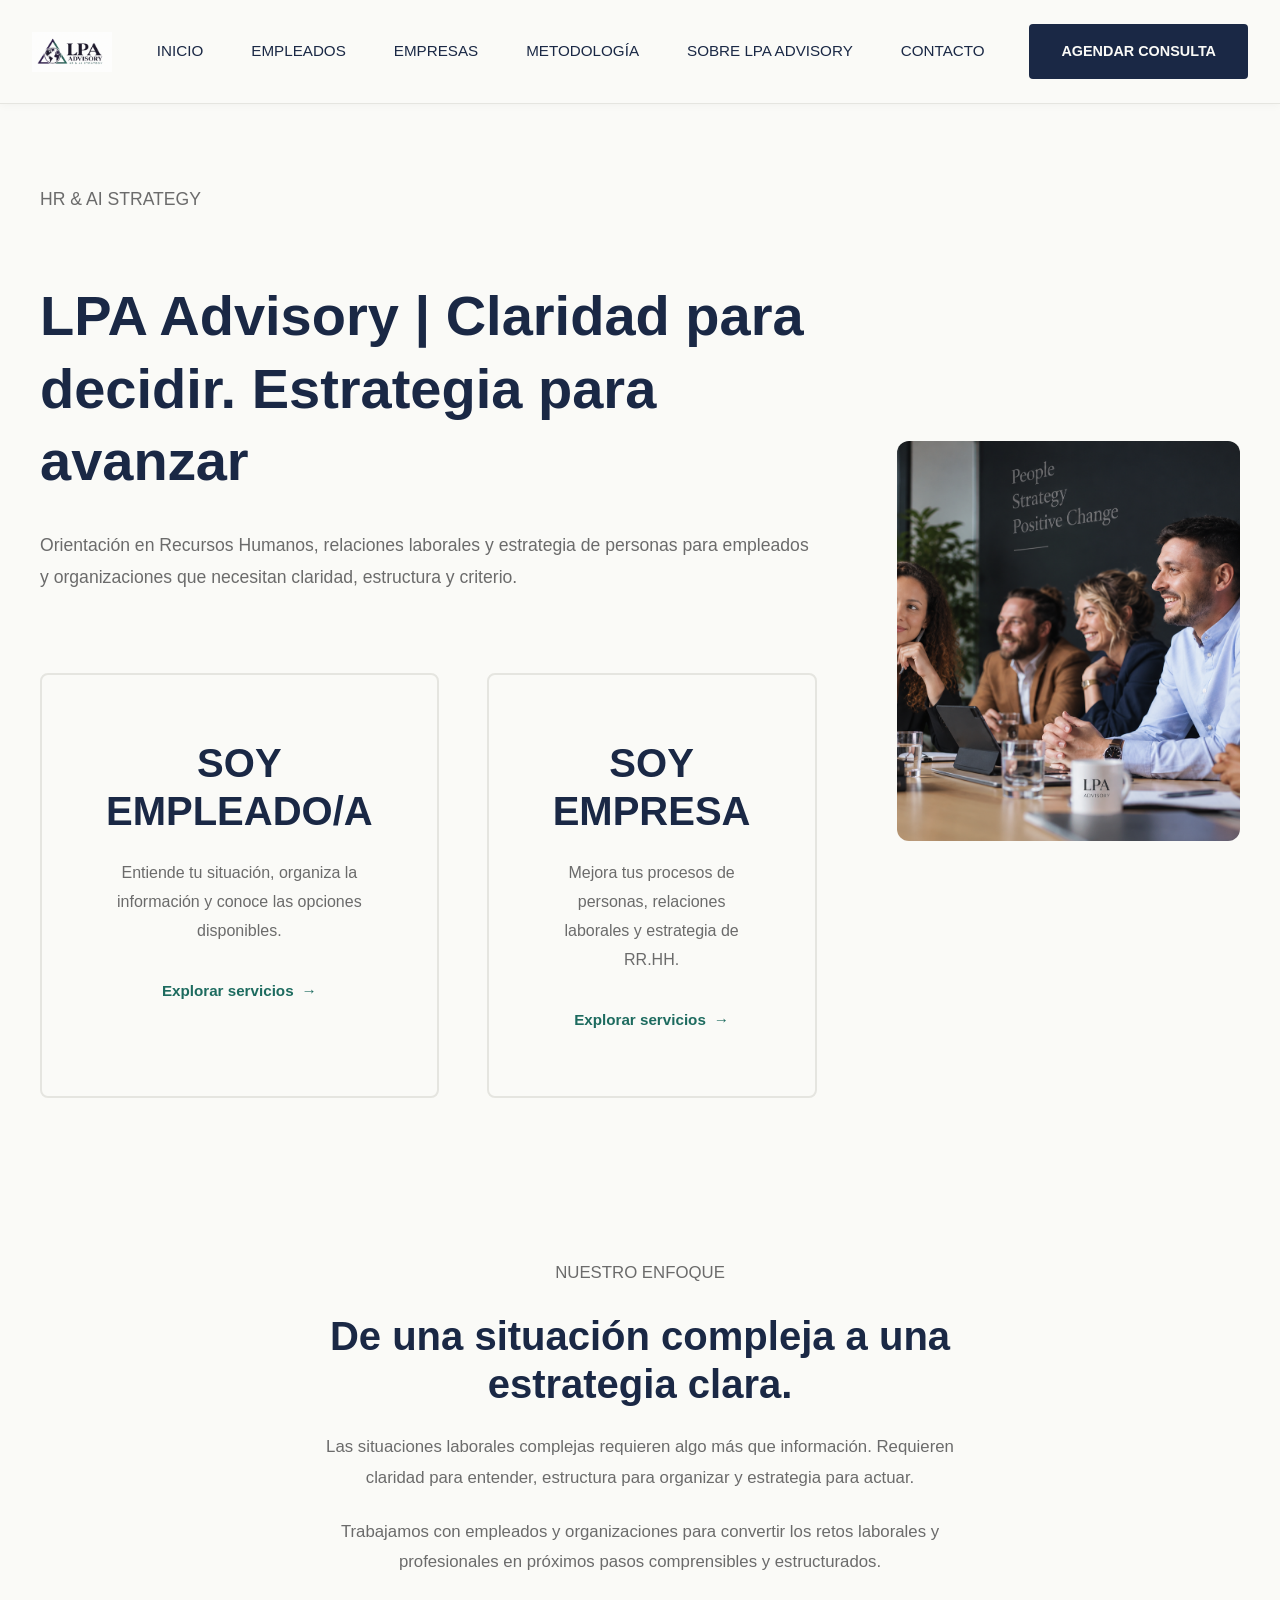
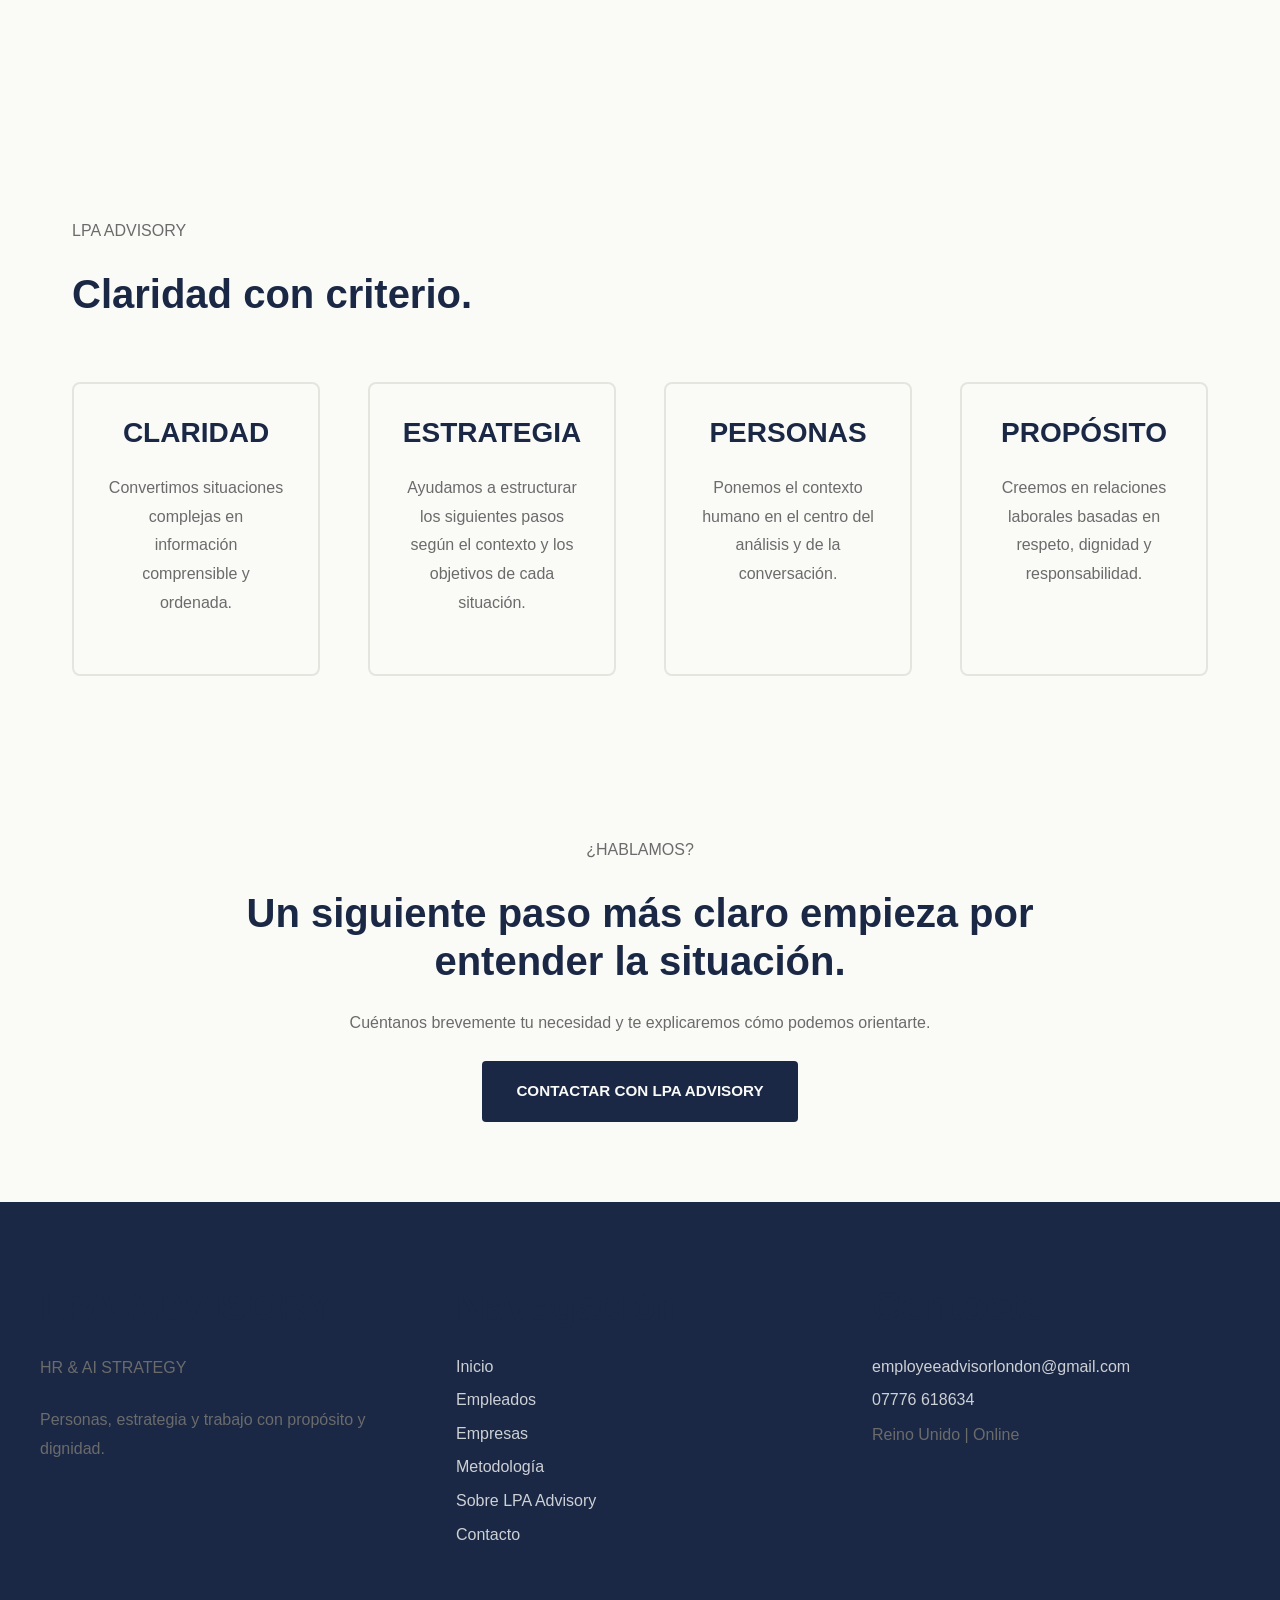
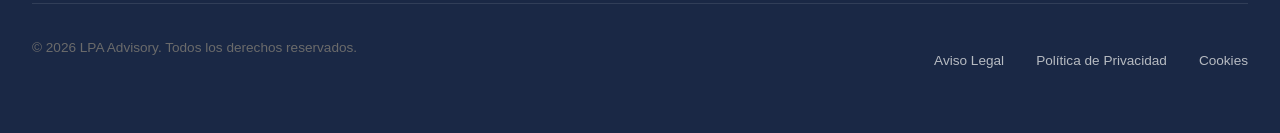
<file: index.html>
<!DOCTYPE html>
<html lang="es">
<head>
  <meta charset="UTF-8">
  <meta name="viewport" content="width=device-width, initial-scale=1.0">
 <title> Claridad para decidir. Estrategia para avanzar.</title>
  <meta name="description" content="LPA Advisory: orientación laboral, consultoría de Recursos Humanos y soluciones inteligentes para personas y organizaciones">
  <meta name="author" content="LPA Advisory">
  <meta name="theme-color" content="#17181c">
  <meta property="og:title" content="LPA Advisory | HR &amp; AI Strategy">
  <meta property="og:description" content="LPA Advisory | Claridad para decidir. Estrategia para avanzar.">
  <meta property="og:type" content="website">
  <meta property="og:image" content="assets/logo.png">
  <link rel="stylesheet" href="css/styles.css">
  <link rel="stylesheet" href="css/responsive.css">
</head>
<body>
  <a href="#main-content" class="skip-link">Saltar al contenido principal</a>

  <header>
    <div class="header-content">
      <a href="index.html" class="logo" aria-label="LPA Advisory - Inicio">
        <img src="assets/logo.png" alt="LPA Advisory">
      </a>
      <nav id="main-navigation" aria-label="Navegación principal">
        <a href="index.html">INICIO</a>
        <a href="empleados.html">EMPLEADOS</a>
        <a href="empresas.html">EMPRESAS</a>
        <a href="metodologia.html">METODOLOGÍA</a>
        <a href="sobre.html">SOBRE LPA ADVISORY</a>
        <a href="contacto.html">CONTACTO</a>
      </nav>
      <a class="cta-button-header" href="contacto.html">AGENDAR CONSULTA</a>
      <button class="menu-toggle" type="button" aria-label="Abrir menú de navegación" aria-expanded="false" aria-controls="main-navigation">
        <span></span><span></span><span></span>
      </button>
    </div>
  </header>

  <main id="main-content">
    <section class="hero" aria-labelledby="hero-title">
      <div class="hero-container">
        <div class="hero-content">
          <p class="eyebrow">HR &amp; AI STRATEGY</p>
          <h1 id="hero-title">LPA Advisory | Claridad para decidir. Estrategia para avanzar</h1>
          <p>Orientación en Recursos Humanos, relaciones laborales y estrategia de personas para empleados y organizaciones que necesitan claridad, estructura y criterio.</p>
          <div class="two-paths" aria-label="Elige tu ruta">
            <article class="path-card">
              <h2>SOY EMPLEADO/A</h2>
              <p>Entiende tu situación, organiza la información y conoce las opciones disponibles.</p>
              <a href="empleados.html">Explorar servicios <span aria-hidden="true">→</span></a>
            </article>
            <article class="path-card">
              <h2>SOY EMPRESA</h2>
              <p>Mejora tus procesos de personas, relaciones laborales y estrategia de RR.HH.</p>
              <a href="empresas.html">Explorar servicios <span aria-hidden="true">→</span></a>
            </article>
          </div>
        </div>
        <div class="hero-visual">   <img src="assets/lpa-team.png" alt="Equipo profesional en una reunión de estrategia"> </div>
      </div>
    </section>

    <section class="section-intro-section">
      <div class="container-narrow section-intro">
        <p class="eyebrow">NUESTRO ENFOQUE</p>
        <h2>De una situación compleja a una estrategia clara.</h2>
        <p>Las situaciones laborales complejas requieren algo más que información. Requieren claridad para entender, estructura para organizar y estrategia para actuar.</p>
        <p>Trabajamos con empleados y organizaciones para convertir los retos laborales y profesionales en próximos pasos comprensibles y estructurados.</p>
      </div>
    </section>

    <section aria-labelledby="difference-title">
      <div class="container">
        <div class="section-heading"><p class="eyebrow">LPA ADVISORY</p><h2 id="difference-title">Claridad con criterio.</h2></div>
        <div class="values-grid">
          <article class="value"><h3>CLARIDAD</h3><p>Convertimos situaciones complejas en información comprensible y ordenada.</p></article>
          <article class="value"><h3>ESTRATEGIA</h3><p>Ayudamos a estructurar los siguientes pasos según el contexto y los objetivos de cada situación.</p></article>
          <article class="value"><h3>PERSONAS</h3><p>Ponemos el contexto humano en el centro del análisis y de la conversación.</p></article>
          <article class="value"><h3>PROPÓSITO</h3><p>Creemos en relaciones laborales basadas en respeto, dignidad y responsabilidad.</p></article>
        </div>
      </div>
    </section>

    <section class="cta-section" aria-labelledby="cta-title">
      <div class="container-narrow text-center">
        <p class="eyebrow">¿HABLAMOS?</p>
        <h2 id="cta-title">Un siguiente paso más claro empieza por entender la situación.</h2>
        <p>Cuéntanos brevemente tu necesidad y te explicaremos cómo podemos orientarte.</p>
        <a href="contacto.html" class="btn btn-primary">CONTACTAR CON LPA ADVISORY</a>
      </div>
    </section>
  </main>

  <footer class="footer">
    <div class="footer-content">
      <div class="footer-section"><h2>LPA ADVISORY</h2><p>HR &amp; AI STRATEGY</p><p>Personas, estrategia y trabajo con propósito y dignidad.</p></div>
      <div class="footer-section"><h2>Navegación</h2><a href="index.html">Inicio</a><a href="empleados.html">Empleados</a><a href="empresas.html">Empresas</a><a href="metodologia.html">Metodología</a><a href="sobre.html">Sobre LPA Advisory</a><a href="contacto.html">Contacto</a></div>
      <div class="footer-section"><h2>Contacto</h2><a href="mailto:employeeadvisorlondon@gmail.com">employeeadvisorlondon@gmail.com</a><a href="tel:+447776618634">07776 618634</a><p>Reino Unido | Online</p></div>
    </div>
 <div class="footer-divider">
      <div class="footer-bottom">
        <p>&copy; 2026 LPA Advisory. Todos los derechos reservados.</p>
        <div class="footer-legal">
          <a href="aviso-legal.html">Aviso Legal</a>
          <a href="privacidad.html">Política de Privacidad</a>
          <a href="cookies.html">Cookies</a>
        </div>
      </div>
    </div>
  </footer>
</file>
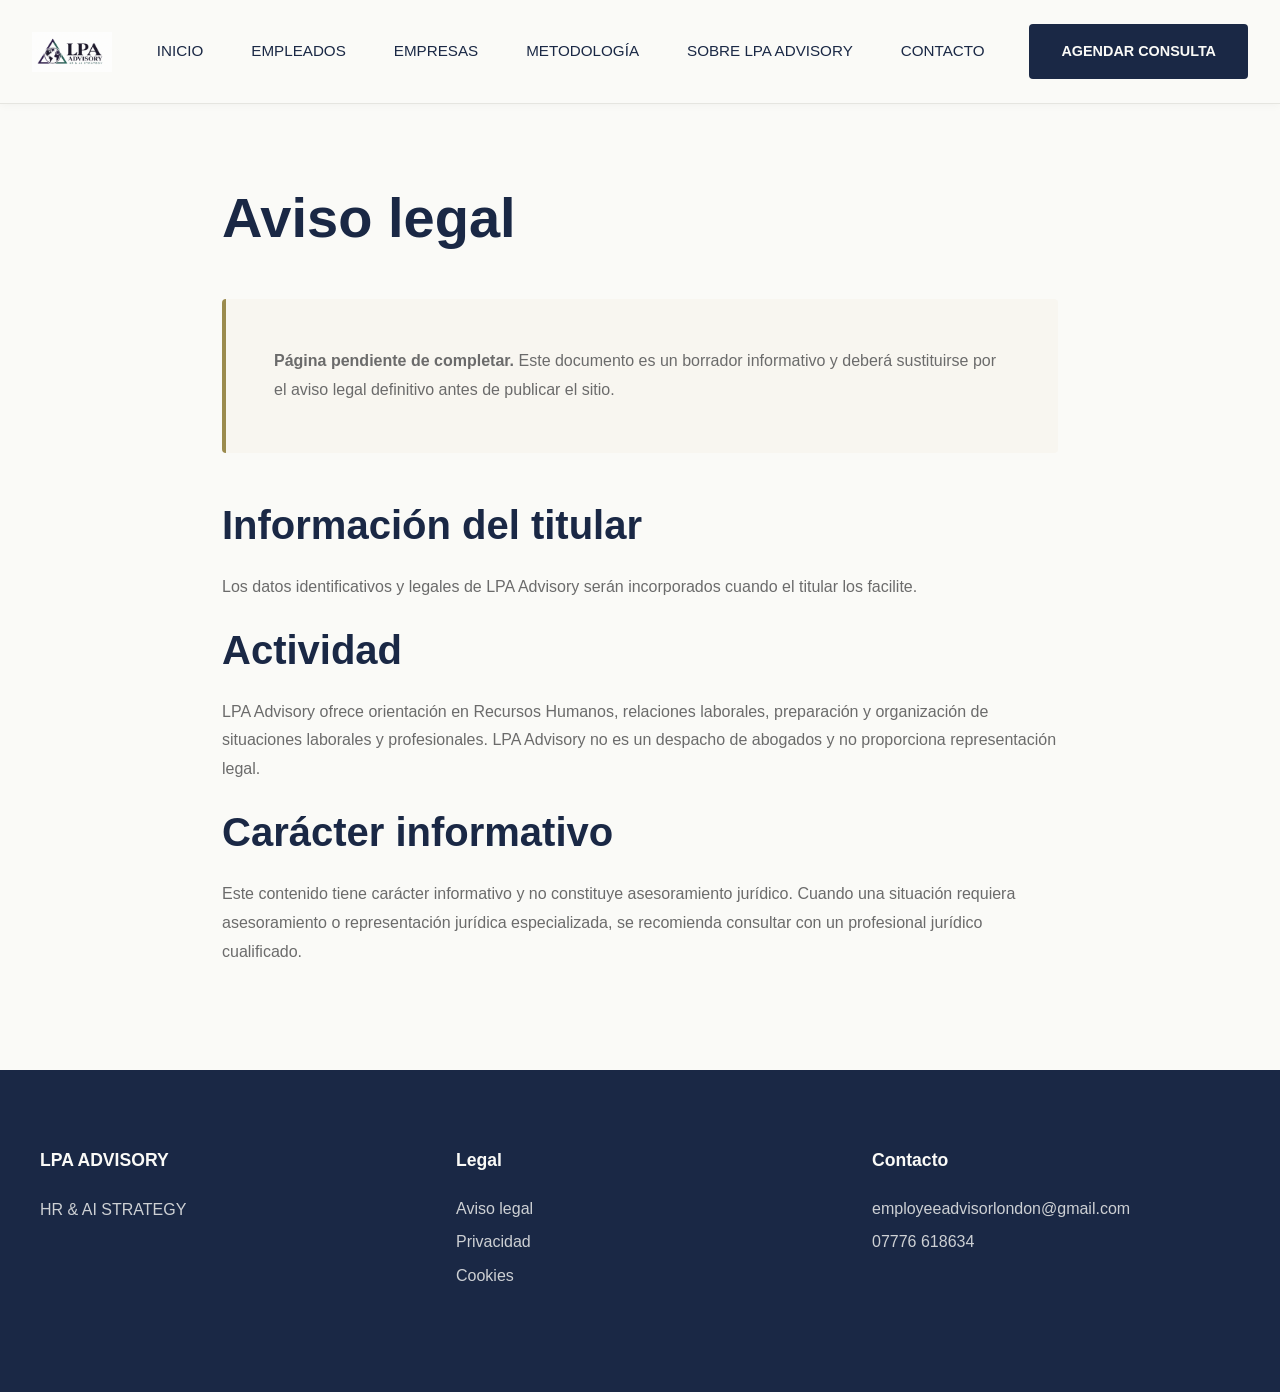
<file: aviso-legal.html>
<!DOCTYPE html>
<html lang="es">
<head>
  <meta charset="UTF-8">
  <meta name="viewport" content="width=device-width, initial-scale=1.0">
  <meta name="description" content="Aviso legal de LPA Advisory. Página informativa pendiente de completar con los datos legales definitivos.">
  <title>Aviso legal | LPA Advisory</title>
  <link rel="stylesheet" href="/css/styles.css">
  <link rel="stylesheet" href="/css/responsive.css">
</head>
<body>
  <a href="#main-content" class="skip-link">Saltar al contenido principal</a>
  <header><div class="header-content">
    <a href="index.html" class="logo" aria-label="LPA Advisory - Inicio"><img src="/assets/logo.png" alt="LPA Advisory Logo"><span class="logo-text"><span class="logo-text-main">LPA</span><span class="logo-text-sub">ADVISORY</span></span></a>
    <nav><a href="index.html">INICIO</a><a href="empleados.html">EMPLEADOS</a><a href="empresas.html">EMPRESAS</a><a href="metodologia.html">METODOLOGÍA</a><a href="sobre.html">SOBRE LPA ADVISORY</a><a href="contacto.html">CONTACTO</a></nav>
    <a class="cta-button-header" href="contacto.html">AGENDAR CONSULTA</a>
    <button class="menu-toggle" aria-label="Abrir menú de navegación" aria-expanded="false"><span></span><span></span><span></span></button>
  </div></header>
  <main id="main-content"><section><div class="container-narrow">
    <h1>Aviso legal</h1>
    <div class="highlight-box"><p><strong>Página pendiente de completar.</strong> Este documento es un borrador informativo y deberá sustituirse por el aviso legal definitivo antes de publicar el sitio.</p></div>
    <h2>Información del titular</h2>
    <p>Los datos identificativos y legales de LPA Advisory serán incorporados cuando el titular los facilite.</p>
    <h2>Actividad</h2>
    <p>LPA Advisory ofrece orientación en Recursos Humanos, relaciones laborales, preparación y organización de situaciones laborales y profesionales. LPA Advisory no es un despacho de abogados y no proporciona representación legal.</p>
    <h2>Carácter informativo</h2>
    <p>Este contenido tiene carácter informativo y no constituye asesoramiento jurídico. Cuando una situación requiera asesoramiento o representación jurídica especializada, se recomienda consultar con un profesional jurídico cualificado.</p>
  </div></section></main>
  <footer><div class="footer-content"><div class="footer-section"><h4>LPA ADVISORY</h4><p style="color:rgba(250,250,247,.8)">HR &amp; AI STRATEGY</p></div><div class="footer-section"><h4>Legal</h4><a href="aviso-legal.html">Aviso legal</a><a href="privacidad.html">Privacidad</a><a href="cookies.html">Cookies</a></div><div class="footer-section"><h4>Contacto</h4><a href="mailto:employeeadvisorlondon@gmail.com">employeeadvisorlondon@gmail.com</a><a href="tel:+447776618634">07776 618634</a></div></div></footer>
  <script src="/js/navigation.js"></script>
</body>
</html>
</file>
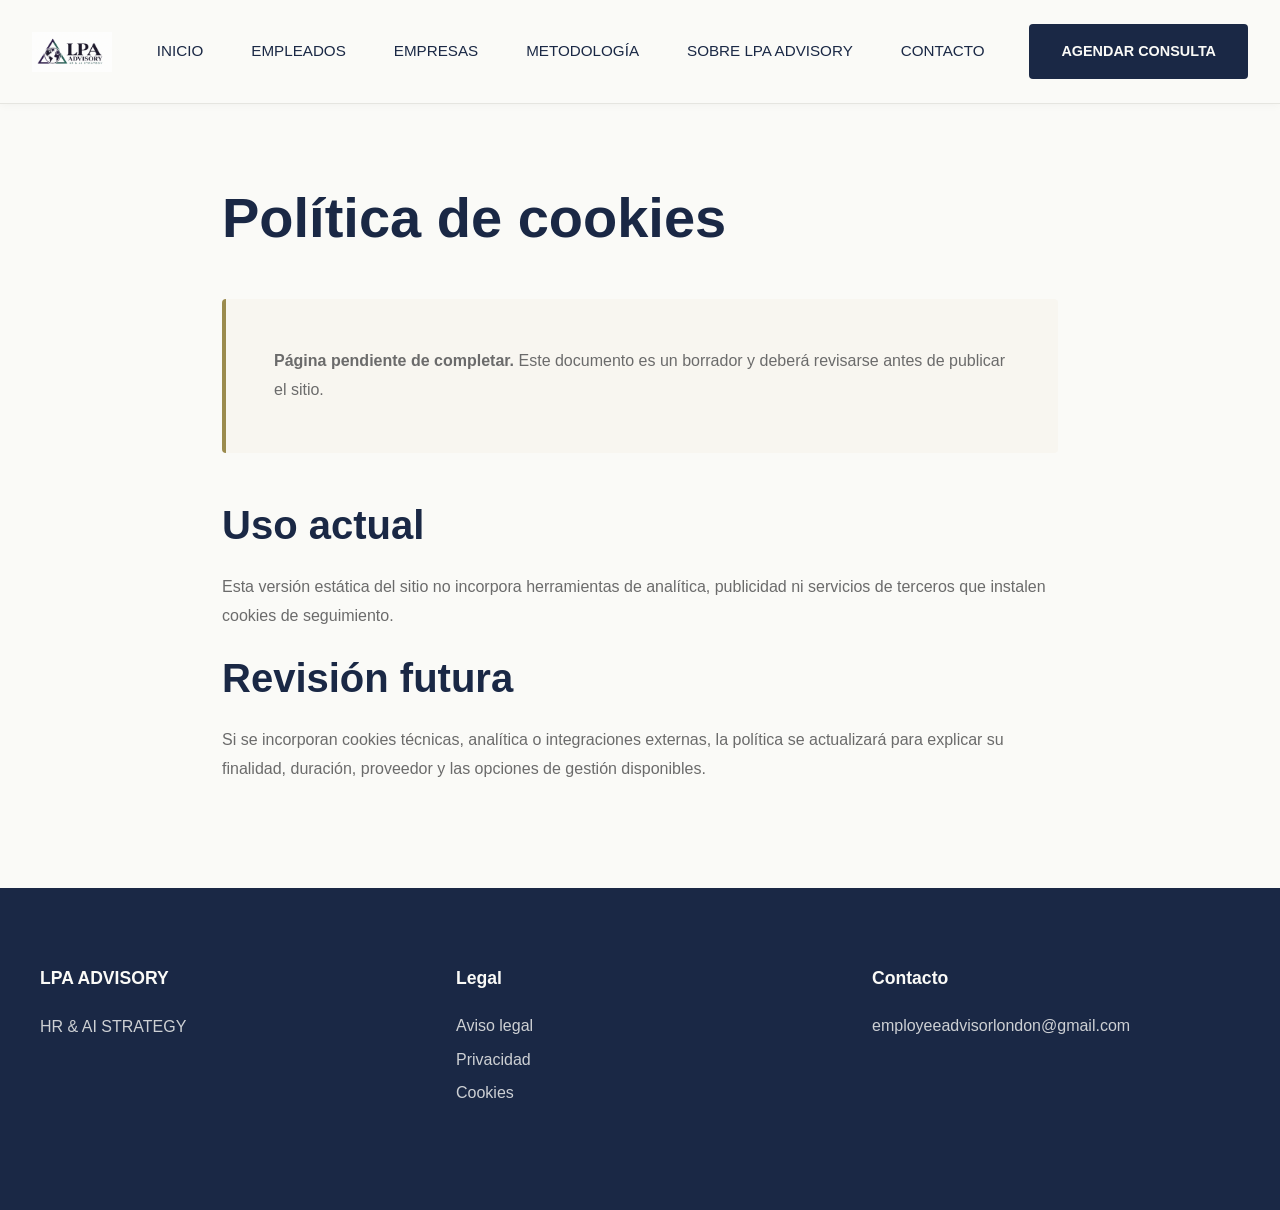
<file: cookies.html>
<!DOCTYPE html>
<html lang="es">
<head>
  <meta charset="UTF-8">
  <meta name="viewport" content="width=device-width, initial-scale=1.0">
  <meta name="description" content="Política de cookies de LPA Advisory. Página informativa pendiente de completar.">
  <title>Cookies | LPA Advisory</title>
  <link rel="stylesheet" href="/css/styles.css"><link rel="stylesheet" href="/css/responsive.css">
</head>
<body><a href="#main-content" class="skip-link">Saltar al contenido principal</a>
<header><div class="header-content"><a href="index.html" class="logo" aria-label="LPA Advisory - Inicio"><img src="/assets/logo.png" alt="LPA Advisory Logo"><span class="logo-text"><span class="logo-text-main">LPA</span><span class="logo-text-sub">ADVISORY</span></span></a><nav><a href="index.html">INICIO</a><a href="empleados.html">EMPLEADOS</a><a href="empresas.html">EMPRESAS</a><a href="metodologia.html">METODOLOGÍA</a><a href="sobre.html">SOBRE LPA ADVISORY</a><a href="contacto.html">CONTACTO</a></nav><a class="cta-button-header" href="contacto.html">AGENDAR CONSULTA</a><button class="menu-toggle" aria-label="Abrir menú de navegación" aria-expanded="false"><span></span><span></span><span></span></button></div></header>
<main id="main-content"><section><div class="container-narrow"><h1>Política de cookies</h1><div class="highlight-box"><p><strong>Página pendiente de completar.</strong> Este documento es un borrador y deberá revisarse antes de publicar el sitio.</p></div><h2>Uso actual</h2><p>Esta versión estática del sitio no incorpora herramientas de analítica, publicidad ni servicios de terceros que instalen cookies de seguimiento.</p><h2>Revisión futura</h2><p>Si se incorporan cookies técnicas, analítica o integraciones externas, la política se actualizará para explicar su finalidad, duración, proveedor y las opciones de gestión disponibles.</p></div></section></main>
<footer><div class="footer-content"><div class="footer-section"><h4>LPA ADVISORY</h4><p style="color:rgba(250,250,247,.8)">HR &amp; AI STRATEGY</p></div><div class="footer-section"><h4>Legal</h4><a href="aviso-legal.html">Aviso legal</a><a href="privacidad.html">Privacidad</a><a href="cookies.html">Cookies</a></div><div class="footer-section"><h4>Contacto</h4><a href="mailto:employeeadvisorlondon@gmail.com">employeeadvisorlondon@gmail.com</a></div></div></footer><script src="/js/navigation.js"></script></body></html>
</file>
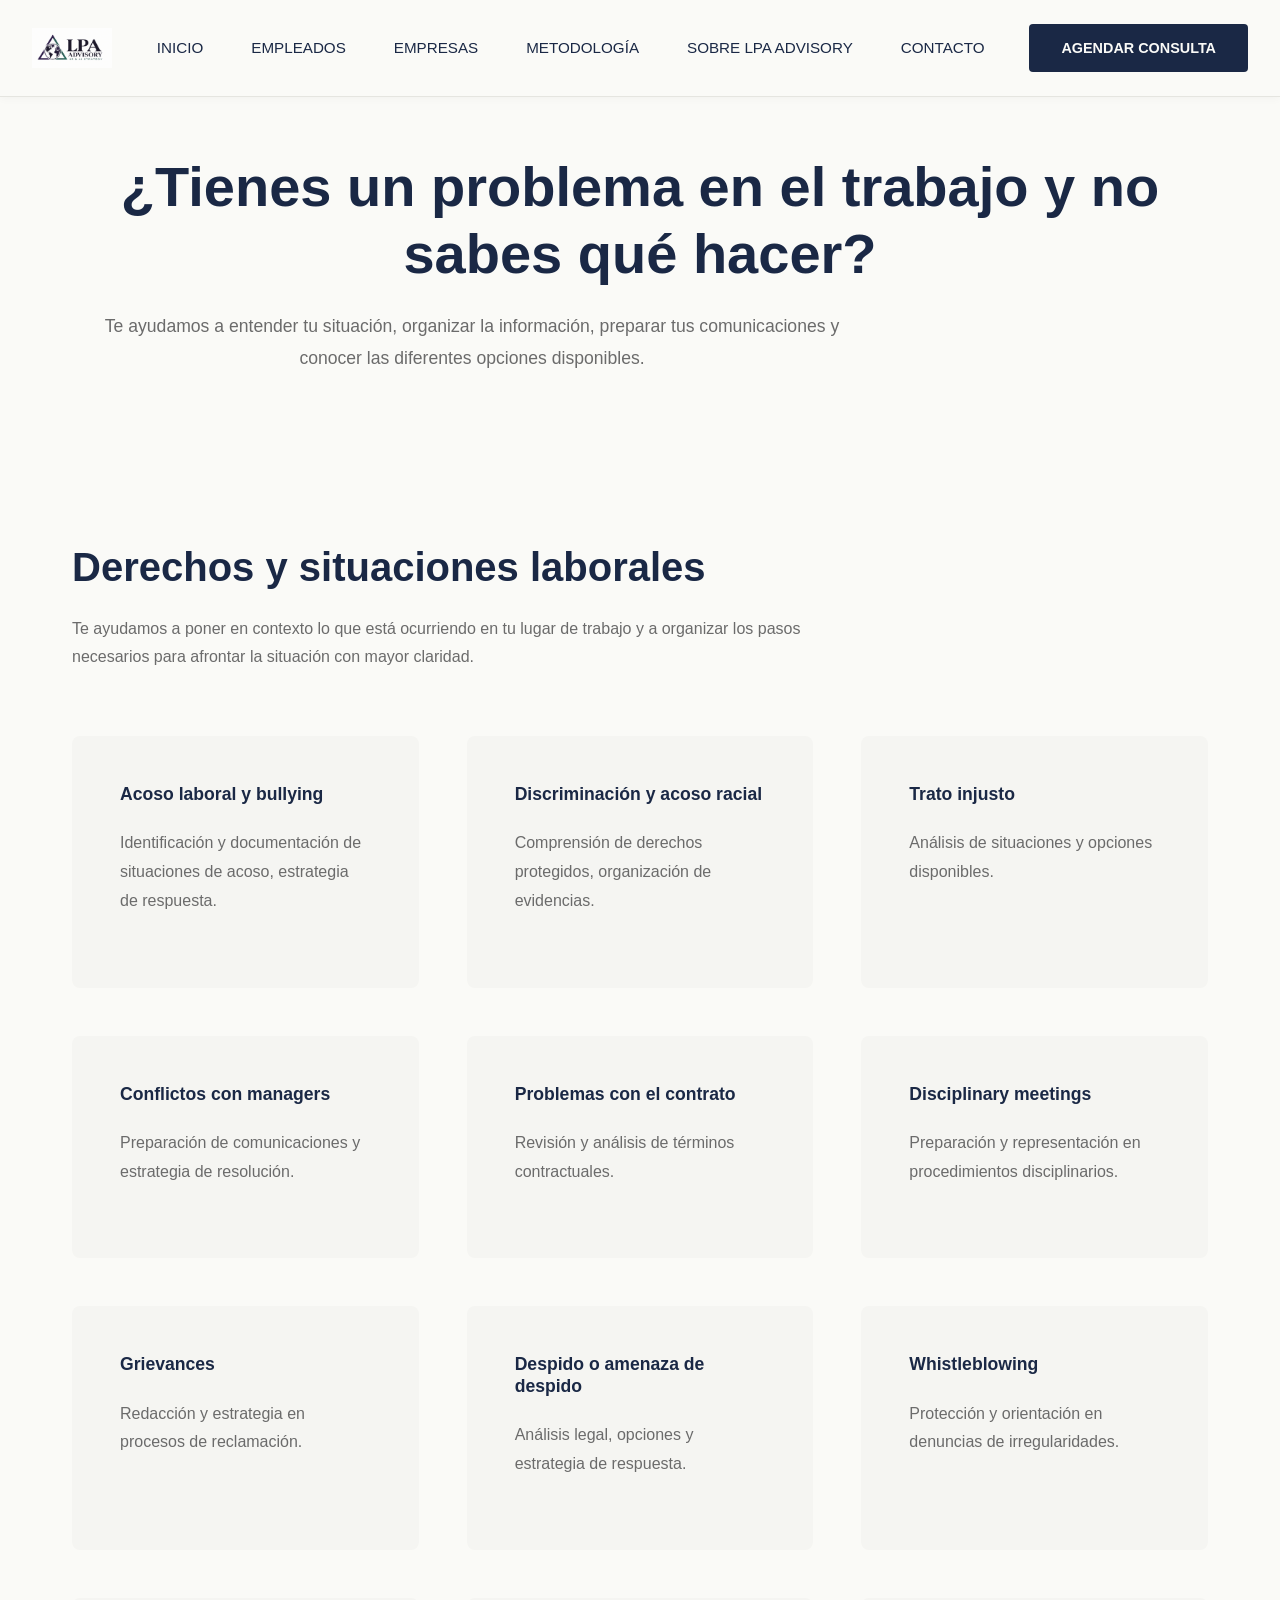
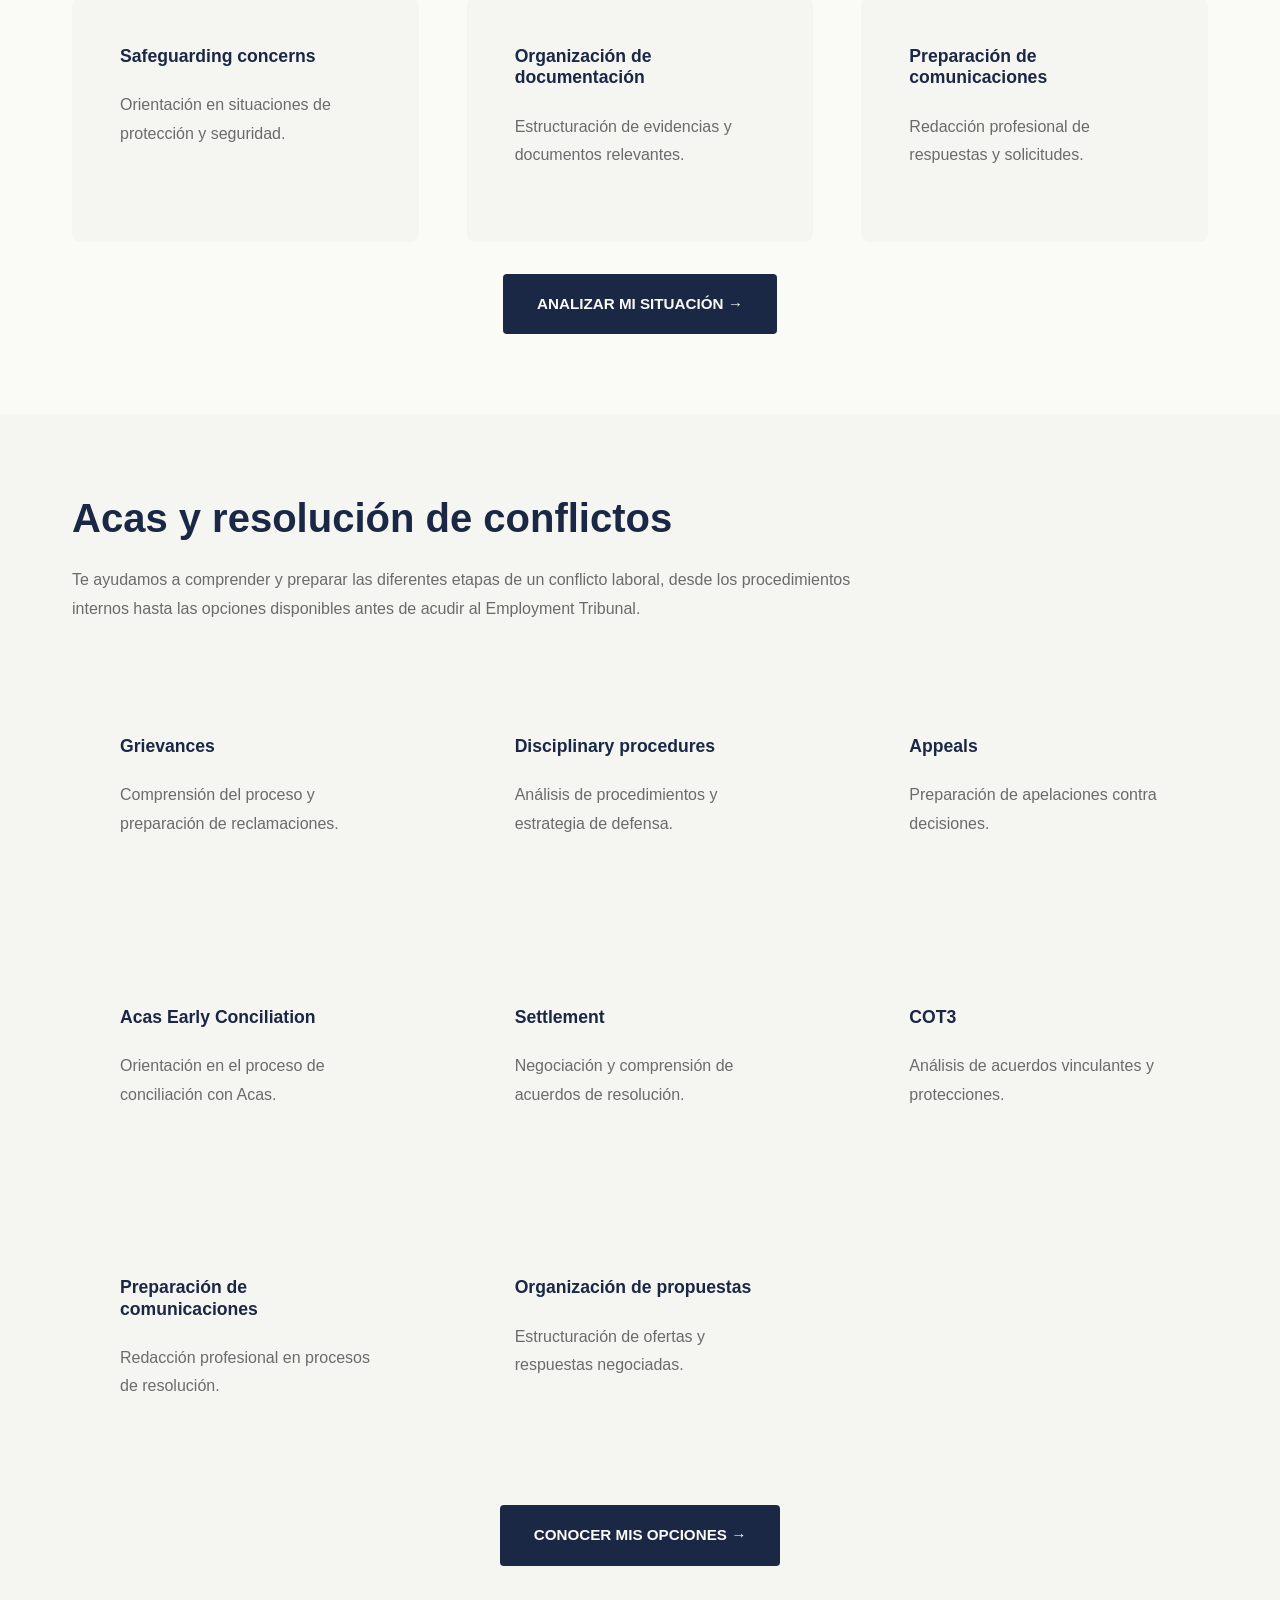
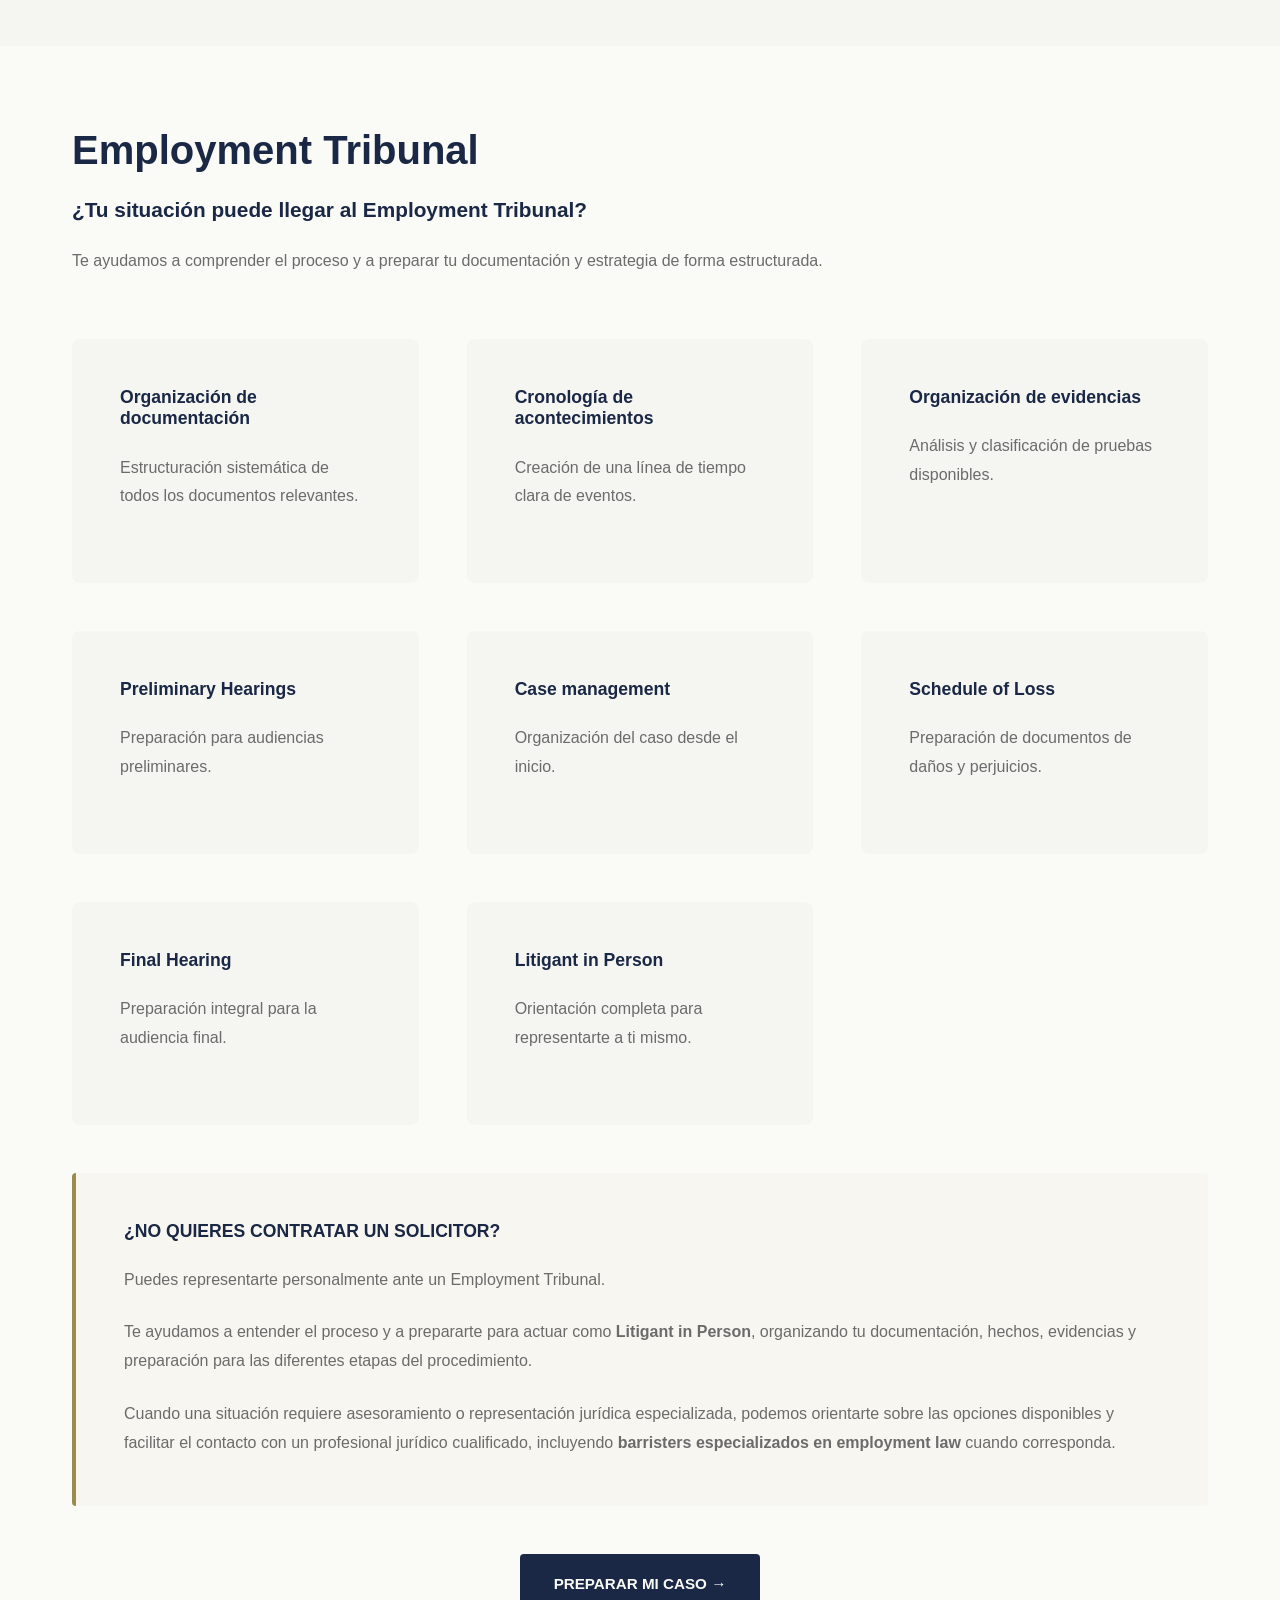
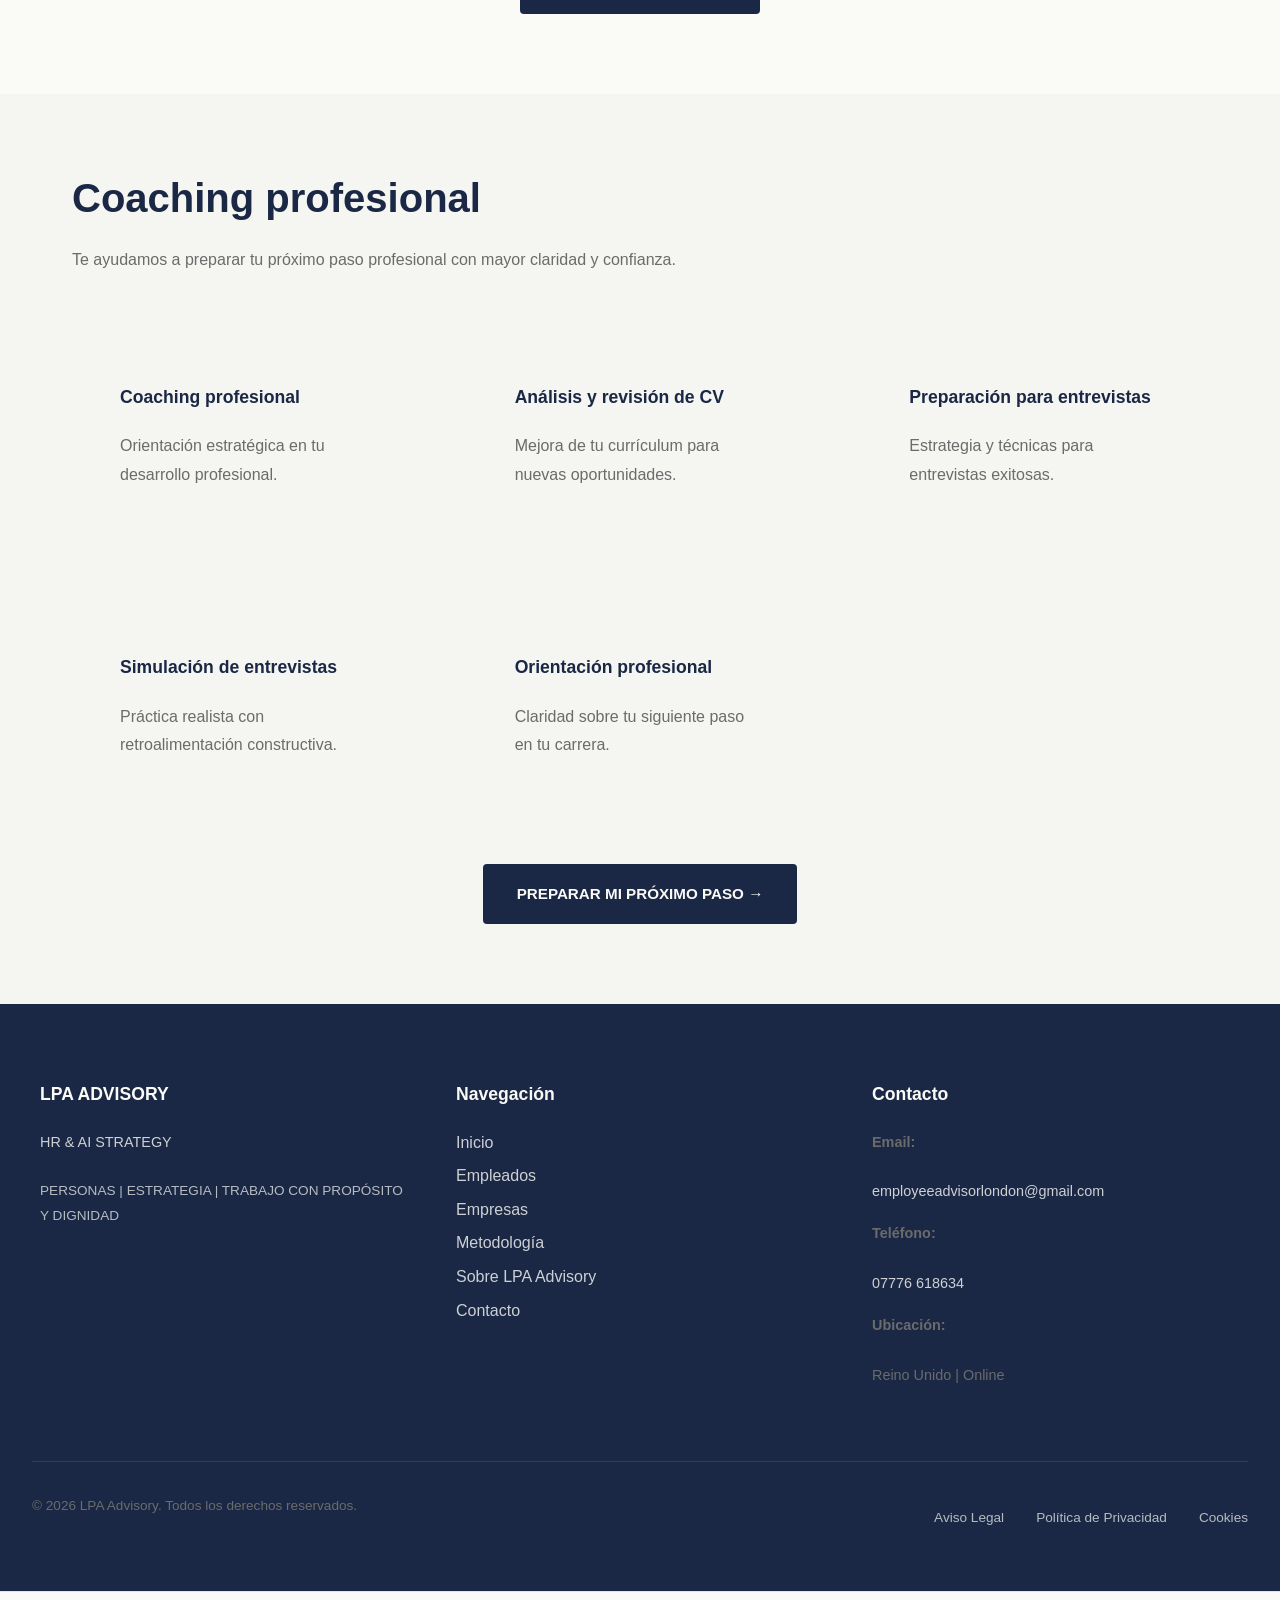
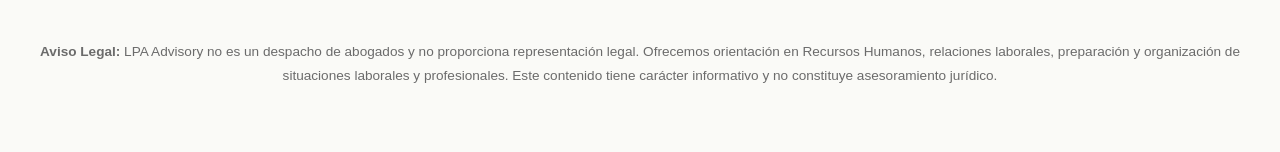
<file: empleados.html>
<!DOCTYPE html>
<html lang="es">
<head>
  <meta charset="UTF-8">
  <meta name="viewport" content="width=device-width, initial-scale=1.0">
  <meta name="description" content="Servicios para empleados - LPA Advisory. Entiende tus derechos laborales, prepárate para el Employment Tribunal y recibe coaching profesional.">
  <meta name="keywords" content="Derechos laborales, acoso laboral, discriminación, Employment Tribunal, Acas, coaching profesional">
  <meta property="og:title" content="Empleados | LPA Advisory">
  <meta property="og:description" content="Servicios de orientación para empleados en situaciones laborales complejas.">
  <meta name="theme-color" content="#1a2845">
  
  <title>Empleados | LPA Advisory | Orientación en Derechos Laborales</title>
  
 <link rel="icon" type="image/x-icon" href="assets/favicon.ico">
  <link rel="stylesheet" href="css/styles.css">
  <link rel="stylesheet" href="css/responsive.css">
</head>
<body>
  <a href="#main-content" class="skip-link">Saltar al contenido principal</a>
  
  <!-- HEADER -->
  <header>
    <div class="header-content">
      <a href="index.html" class="logo" aria-label="LPA Advisory - Inicio">
        <img src="assets/logo.png" alt="LPA Advisory Logo">
        <div class="logo-text">
          <div class="logo-text-main">LPA</div>
          <div class="logo-text-sub">ADVISORY</div>
        </div>
      </a>
      
      <nav>
        <a href="index.html">INICIO</a>
        <a href="empleados.html">EMPLEADOS</a>
        <a href="empresas.html">EMPRESAS</a>
        <a href="metodologia.html">METODOLOGÍA</a>
        <a href="sobre.html">SOBRE LPA ADVISORY</a>
        <a href="contacto.html">CONTACTO</a>
      </nav>
      
      <button class="cta-button-header" aria-label="Agendar consulta">AGENDAR CONSULTA</button>
      
      <button class="menu-toggle" aria-label="Abrir menú de navegación" aria-expanded="false">
        <span></span>
        <span></span>
        <span></span>
      </button>
    </div>
  </header>

  <!-- MAIN CONTENT -->
  <main id="main-content">
    <!-- HERO SECTION -->
    <section class="hero" style="padding: 3.5rem 1.5rem;">
      <div class="container">
        <h1>¿Tienes un problema en el trabajo y no sabes qué hacer?</h1>
        <p style="font-size: 1.1rem; margin-bottom: 2rem; max-width: 800px;">Te ayudamos a entender tu situación, organizar la información, preparar tus comunicaciones y conocer las diferentes opciones disponibles.</p>
      </div>
    </section>

    <!-- SECTION 1: DERECHOS Y SITUACIONES LABORALES -->
    <section>
      <div class="container">
        <h2>Derechos y situaciones laborales</h2>
        <p style="max-width: 800px; margin-bottom: 2rem;">Te ayudamos a poner en contexto lo que está ocurriendo en tu lugar de trabajo y a organizar los pasos necesarios para afrontar la situación con mayor claridad.</p>
        
        <div class="cards-grid">
          <div class="card">
            <h4>Acoso laboral y bullying</h4>
            <p>Identificación y documentación de situaciones de acoso, estrategia de respuesta.</p>
          </div>
          <div class="card">
            <h4>Discriminación y acoso racial</h4>
            <p>Comprensión de derechos protegidos, organización de evidencias.</p>
          </div>
          <div class="card">
            <h4>Trato injusto</h4>
            <p>Análisis de situaciones y opciones disponibles.</p>
          </div>
          <div class="card">
            <h4>Conflictos con managers</h4>
            <p>Preparación de comunicaciones y estrategia de resolución.</p>
          </div>
          <div class="card">
            <h4>Problemas con el contrato</h4>
            <p>Revisión y análisis de términos contractuales.</p>
          </div>
          <div class="card">
            <h4>Disciplinary meetings</h4>
            <p>Preparación y representación en procedimientos disciplinarios.</p>
          </div>
          <div class="card">
            <h4>Grievances</h4>
            <p>Redacción y estrategia en procesos de reclamación.</p>
          </div>
          <div class="card">
            <h4>Despido o amenaza de despido</h4>
            <p>Análisis legal, opciones y estrategia de respuesta.</p>
          </div>
          <div class="card">
            <h4>Whistleblowing</h4>
            <p>Protección y orientación en denuncias de irregularidades.</p>
          </div>
          <div class="card">
            <h4>Safeguarding concerns</h4>
            <p>Orientación en situaciones de protección y seguridad.</p>
          </div>
          <div class="card">
            <h4>Organización de documentación</h4>
            <p>Estructuración de evidencias y documentos relevantes.</p>
          </div>
          <div class="card">
            <h4>Preparación de comunicaciones</h4>
            <p>Redacción profesional de respuestas y solicitudes.</p>
          </div>
        </div>
        
        <div style="text-align: center; margin-top: 2rem;">
          <a href="contacto.html" class="btn btn-primary">ANALIZAR MI SITUACIÓN →</a>
        </div>
      </div>
    </section>

    <!-- SECTION 2: ACAS Y RESOLUCIÓN DE CONFLICTOS -->
    <section style="background-color: #f5f5f2;">
      <div class="container">
        <h2>Acas y resolución de conflictos</h2>
        <p style="max-width: 800px; margin-bottom: 2rem;">Te ayudamos a comprender y preparar las diferentes etapas de un conflicto laboral, desde los procedimientos internos hasta las opciones disponibles antes de acudir al Employment Tribunal.</p>
        
        <div class="cards-grid">
          <div class="card">
            <h4>Grievances</h4>
            <p>Comprensión del proceso y preparación de reclamaciones.</p>
          </div>
          <div class="card">
            <h4>Disciplinary procedures</h4>
            <p>Análisis de procedimientos y estrategia de defensa.</p>
          </div>
          <div class="card">
            <h4>Appeals</h4>
            <p>Preparación de apelaciones contra decisiones.</p>
          </div>
          <div class="card">
            <h4>Acas Early Conciliation</h4>
            <p>Orientación en el proceso de conciliación con Acas.</p>
          </div>
          <div class="card">
            <h4>Settlement</h4>
            <p>Negociación y comprensión de acuerdos de resolución.</p>
          </div>
          <div class="card">
            <h4>COT3</h4>
            <p>Análisis de acuerdos vinculantes y protecciones.</p>
          </div>
          <div class="card">
            <h4>Preparación de comunicaciones</h4>
            <p>Redacción profesional en procesos de resolución.</p>
          </div>
          <div class="card">
            <h4>Organización de propuestas</h4>
            <p>Estructuración de ofertas y respuestas negociadas.</p>
          </div>
        </div>
        
        <div style="text-align: center; margin-top: 2rem;">
          <a href="contacto.html" class="btn btn-primary">CONOCER MIS OPCIONES →</a>
        </div>
      </div>
    </section>

    <!-- SECTION 3: EMPLOYMENT TRIBUNAL -->
    <section>
      <div class="container">
        <h2>Employment Tribunal</h2>
        <h3 style="font-size: 1.3rem; margin-bottom: 1.5rem;">¿Tu situación puede llegar al Employment Tribunal?</h3>
        <p style="max-width: 800px; margin-bottom: 2rem;">Te ayudamos a comprender el proceso y a preparar tu documentación y estrategia de forma estructurada.</p>
        
        <div class="cards-grid">
          <div class="card">
            <h4>Organización de documentación</h4>
            <p>Estructuración sistemática de todos los documentos relevantes.</p>
          </div>
          <div class="card">
            <h4>Cronología de acontecimientos</h4>
            <p>Creación de una línea de tiempo clara de eventos.</p>
          </div>
          <div class="card">
            <h4>Organización de evidencias</h4>
            <p>Análisis y clasificación de pruebas disponibles.</p>
          </div>
          <div class="card">
            <h4>Preliminary Hearings</h4>
            <p>Preparación para audiencias preliminares.</p>
          </div>
          <div class="card">
            <h4>Case management</h4>
            <p>Organización del caso desde el inicio.</p>
          </div>
          <div class="card">
            <h4>Schedule of Loss</h4>
            <p>Preparación de documentos de daños y perjuicios.</p>
          </div>
          <div class="card">
            <h4>Final Hearing</h4>
            <p>Preparación integral para la audiencia final.</p>
          </div>
          <div class="card">
            <h4>Litigant in Person</h4>
            <p>Orientación completa para representarte a ti mismo.</p>
          </div>
        </div>

        <!-- HIGHLIGHT BOX: NO QUIERES CONTRATAR UN SOLICITOR -->
        <div class="highlight-box" style="margin-top: 3rem;">
          <h4>¿NO QUIERES CONTRATAR UN SOLICITOR?</h4>
          <p>Puedes representarte personalmente ante un Employment Tribunal.</p>
          <p>Te ayudamos a entender el proceso y a prepararte para actuar como <strong>Litigant in Person</strong>, organizando tu documentación, hechos, evidencias y preparación para las diferentes etapas del procedimiento.</p>
          <p style="margin-top: 1.5rem;">Cuando una situación requiere asesoramiento o representación jurídica especializada, podemos orientarte sobre las opciones disponibles y facilitar el contacto con un profesional jurídico cualificado, incluyendo <strong>barristers especializados en employment law</strong> cuando corresponda.</p>
        </div>
        
        <div style="text-align: center; margin-top: 2rem;">
          <a href="contacto.html" class="btn btn-primary">PREPARAR MI CASO →</a>
        </div>
      </div>
    </section>

    <!-- SECTION 4: COACHING PROFESIONAL -->
    <section style="background-color: #f5f5f2;">
      <div class="container">
        <h2>Coaching profesional</h2>
        <p style="max-width: 800px; margin-bottom: 2rem;">Te ayudamos a preparar tu próximo paso profesional con mayor claridad y confianza.</p>
        
        <div class="cards-grid">
          <div class="card">
            <h4>Coaching profesional</h4>
            <p>Orientación estratégica en tu desarrollo profesional.</p>
          </div>
          <div class="card">
            <h4>Análisis y revisión de CV</h4>
            <p>Mejora de tu currículum para nuevas oportunidades.</p>
          </div>
          <div class="card">
            <h4>Preparación para entrevistas</h4>
            <p>Estrategia y técnicas para entrevistas exitosas.</p>
          </div>
          <div class="card">
            <h4>Simulación de entrevistas</h4>
            <p>Práctica realista con retroalimentación constructiva.</p>
          </div>
          <div class="card">
            <h4>Orientación profesional</h4>
            <p>Claridad sobre tu siguiente paso en tu carrera.</p>
          </div>
        </div>
        
        <div style="text-align: center; margin-top: 2rem;">
          <a href="contacto.html" class="btn btn-primary">PREPARAR MI PRÓXIMO PASO →</a>
        </div>
      </div>
    </section>
  </main>

  <!-- FOOTER -->
  <footer>
    <div class="footer-content">
      <div class="footer-section">
        <h4>LPA ADVISORY</h4>
        <p style="color: rgba(250, 250, 247, 0.8); font-size: 0.9rem;">HR & AI STRATEGY</p>
        <p style="font-size: 0.85rem; color: rgba(250, 250, 247, 0.7); margin-top: 0.5rem;">PERSONAS | ESTRATEGIA | TRABAJO CON PROPÓSITO Y DIGNIDAD</p>
      </div>
      
      <div class="footer-section">
        <h4>Navegación</h4>
        <a href="index.html">Inicio</a>
        <a href="empleados.html">Empleados</a>
        <a href="empresas.html">Empresas</a>
        <a href="metodologia.html">Metodología</a>
        <a href="sobre.html">Sobre LPA Advisory</a>
        <a href="contacto.html">Contacto</a>
      </div>
      
      <div class="footer-section">
        <h4>Contacto</h4>
        <div class="footer-contact">
          <p><strong>Email:</strong></p>
          <a href="mailto:employeeadvisorlondon@gmail.com">employeeadvisorlondon@gmail.com</a>
          
          <p style="margin-top: 1rem;"><strong>Teléfono:</strong></p>
          <a href="tel:+447776618634">07776 618634</a>
          
          <p style="margin-top: 1rem;"><strong>Ubicación:</strong></p>
          <p>Reino Unido | Online</p>
        </div>
      </div>
    </div>
    
    <div class="footer-divider">
      <div class="footer-bottom">
        <p>&copy; 2026 LPA Advisory. Todos los derechos reservados.</p>
        <div class="footer-legal">
          <a href="aviso-legal.html">Aviso Legal</a>
          <a href="privacidad.html">Política de Privacidad</a>
          <a href="cookies.html">Cookies</a>
        </div>
      </div>
    </div>
  </footer>

  <!-- DISCLAIMER -->
  <div class="disclaimer">
    <p><strong>Aviso Legal:</strong> LPA Advisory no es un despacho de abogados y no proporciona representación legal. Ofrecemos orientación en Recursos Humanos, relaciones laborales, preparación y organización de situaciones laborales y profesionales. Este contenido tiene carácter informativo y no constituye asesoramiento jurídico.</p>
  </div>

  <script src="js/navigation.js"></script>
  <script src="js/forms.js"></script>
</body>
</html>
</file>
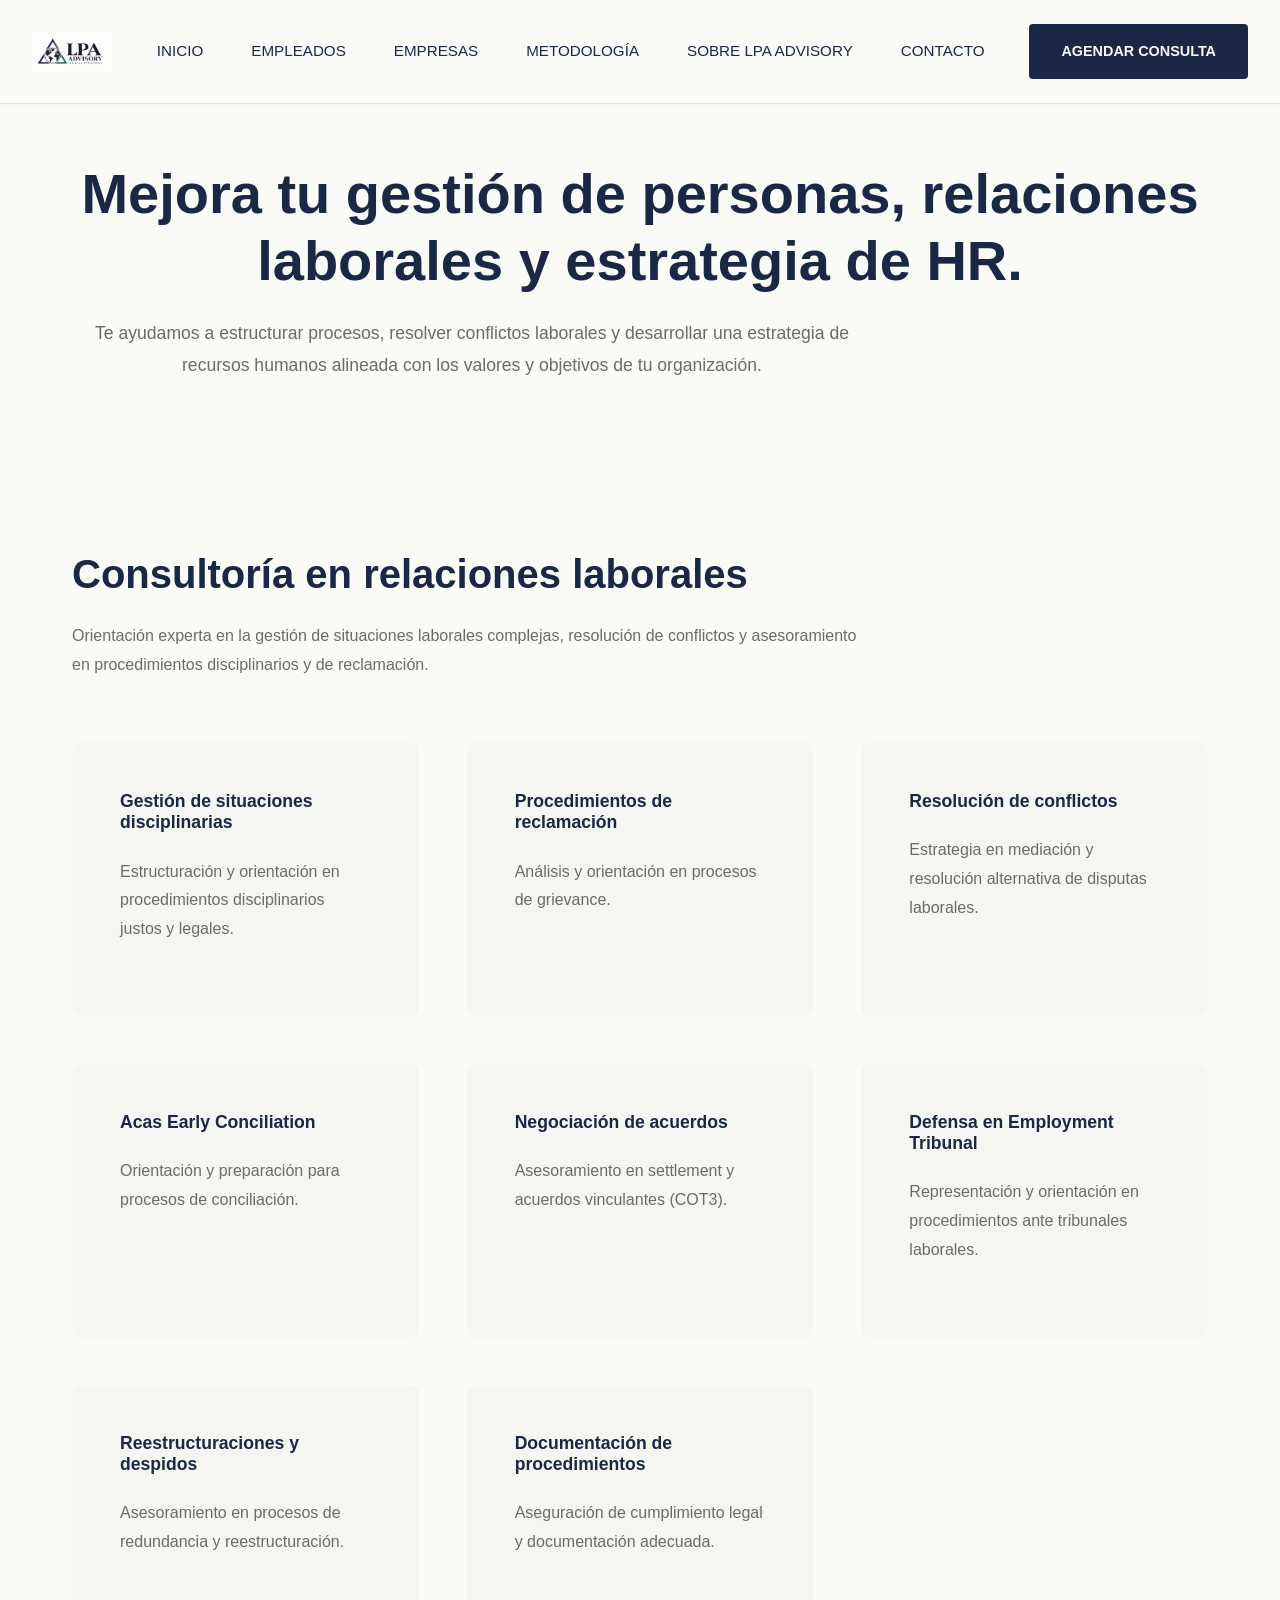
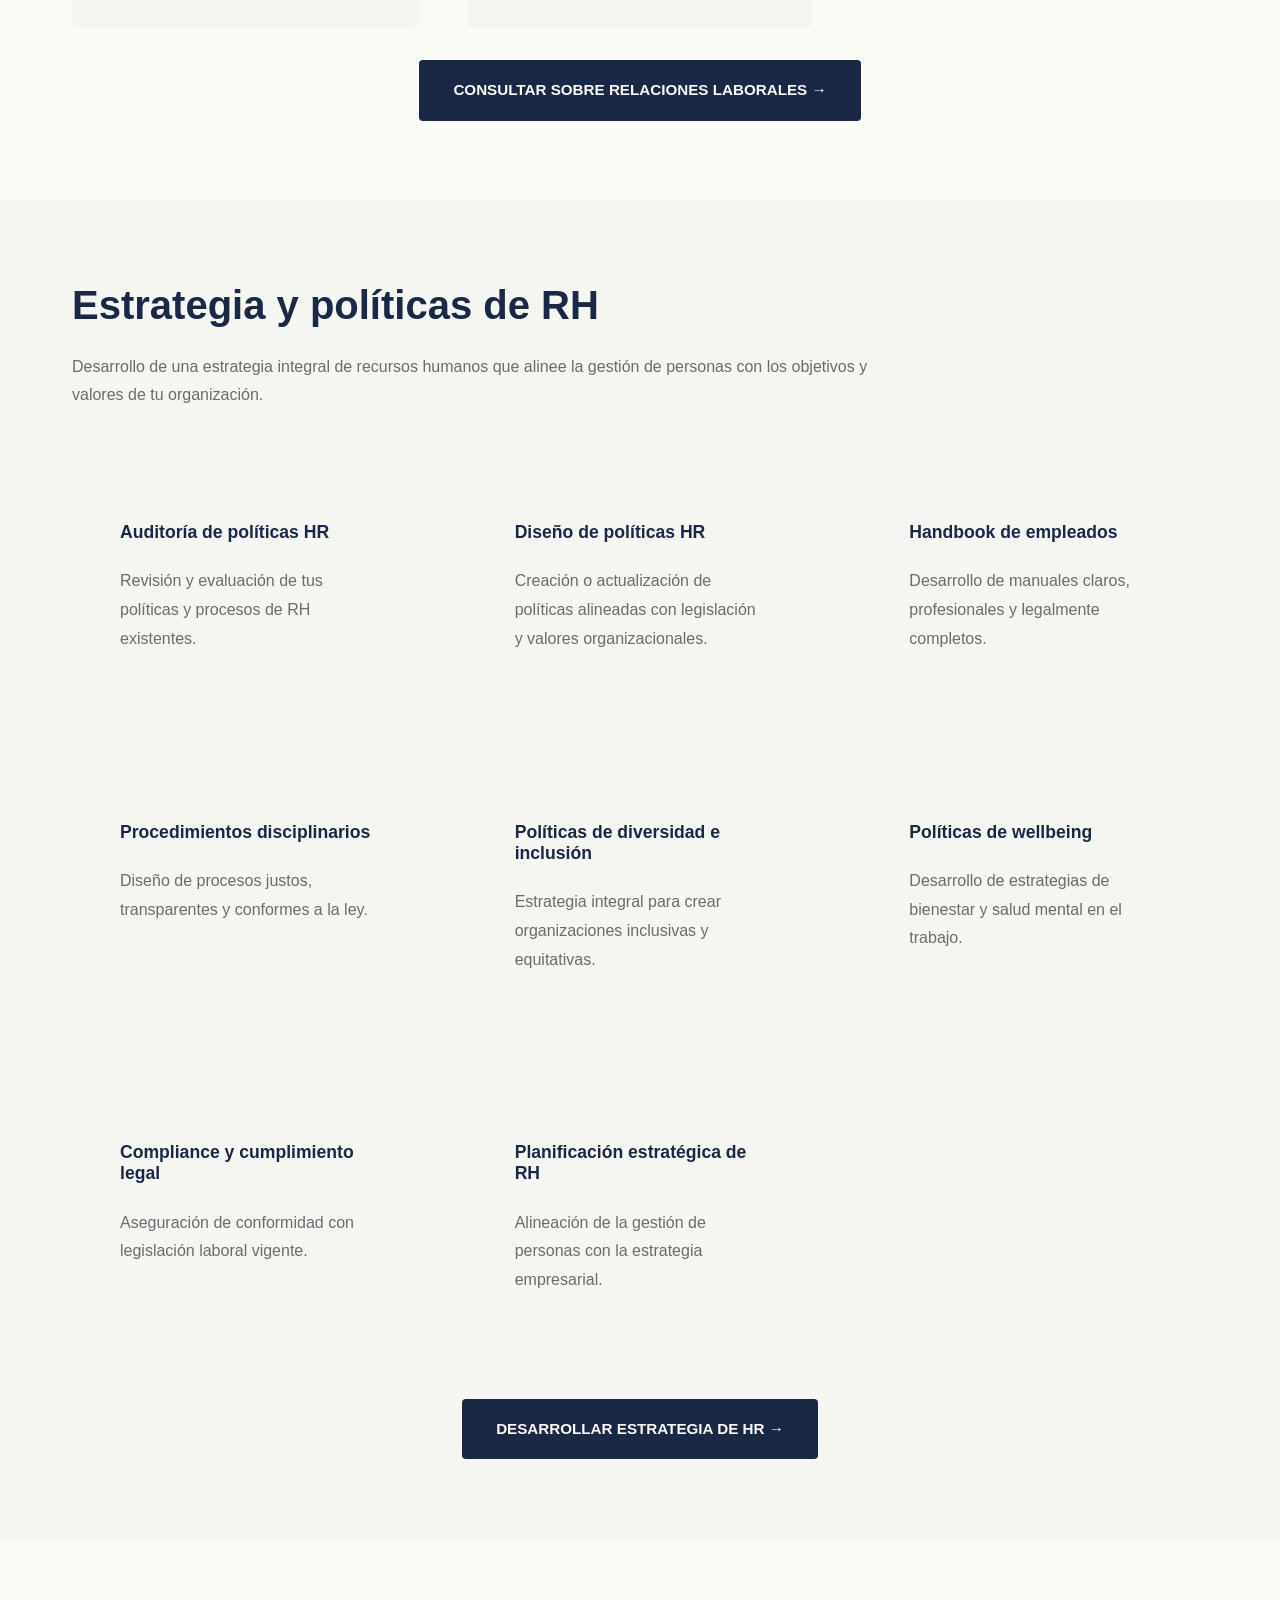
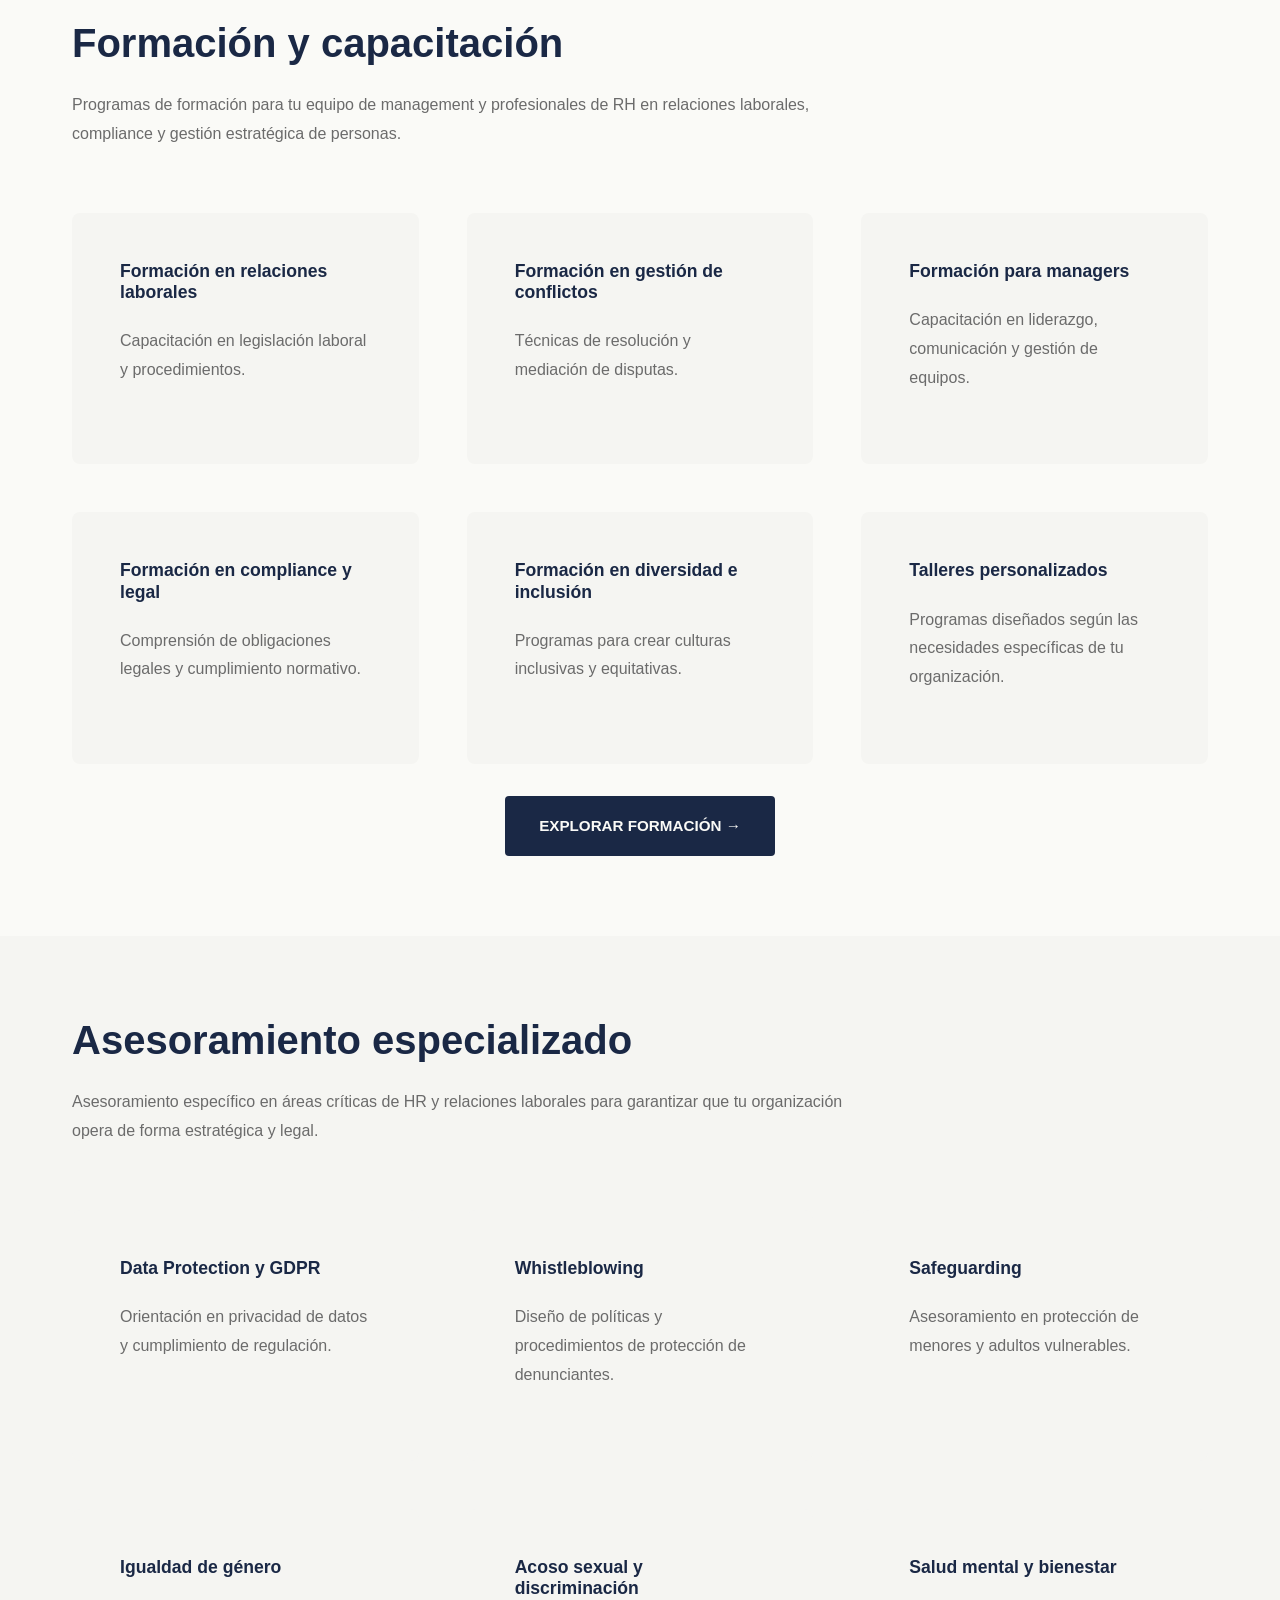
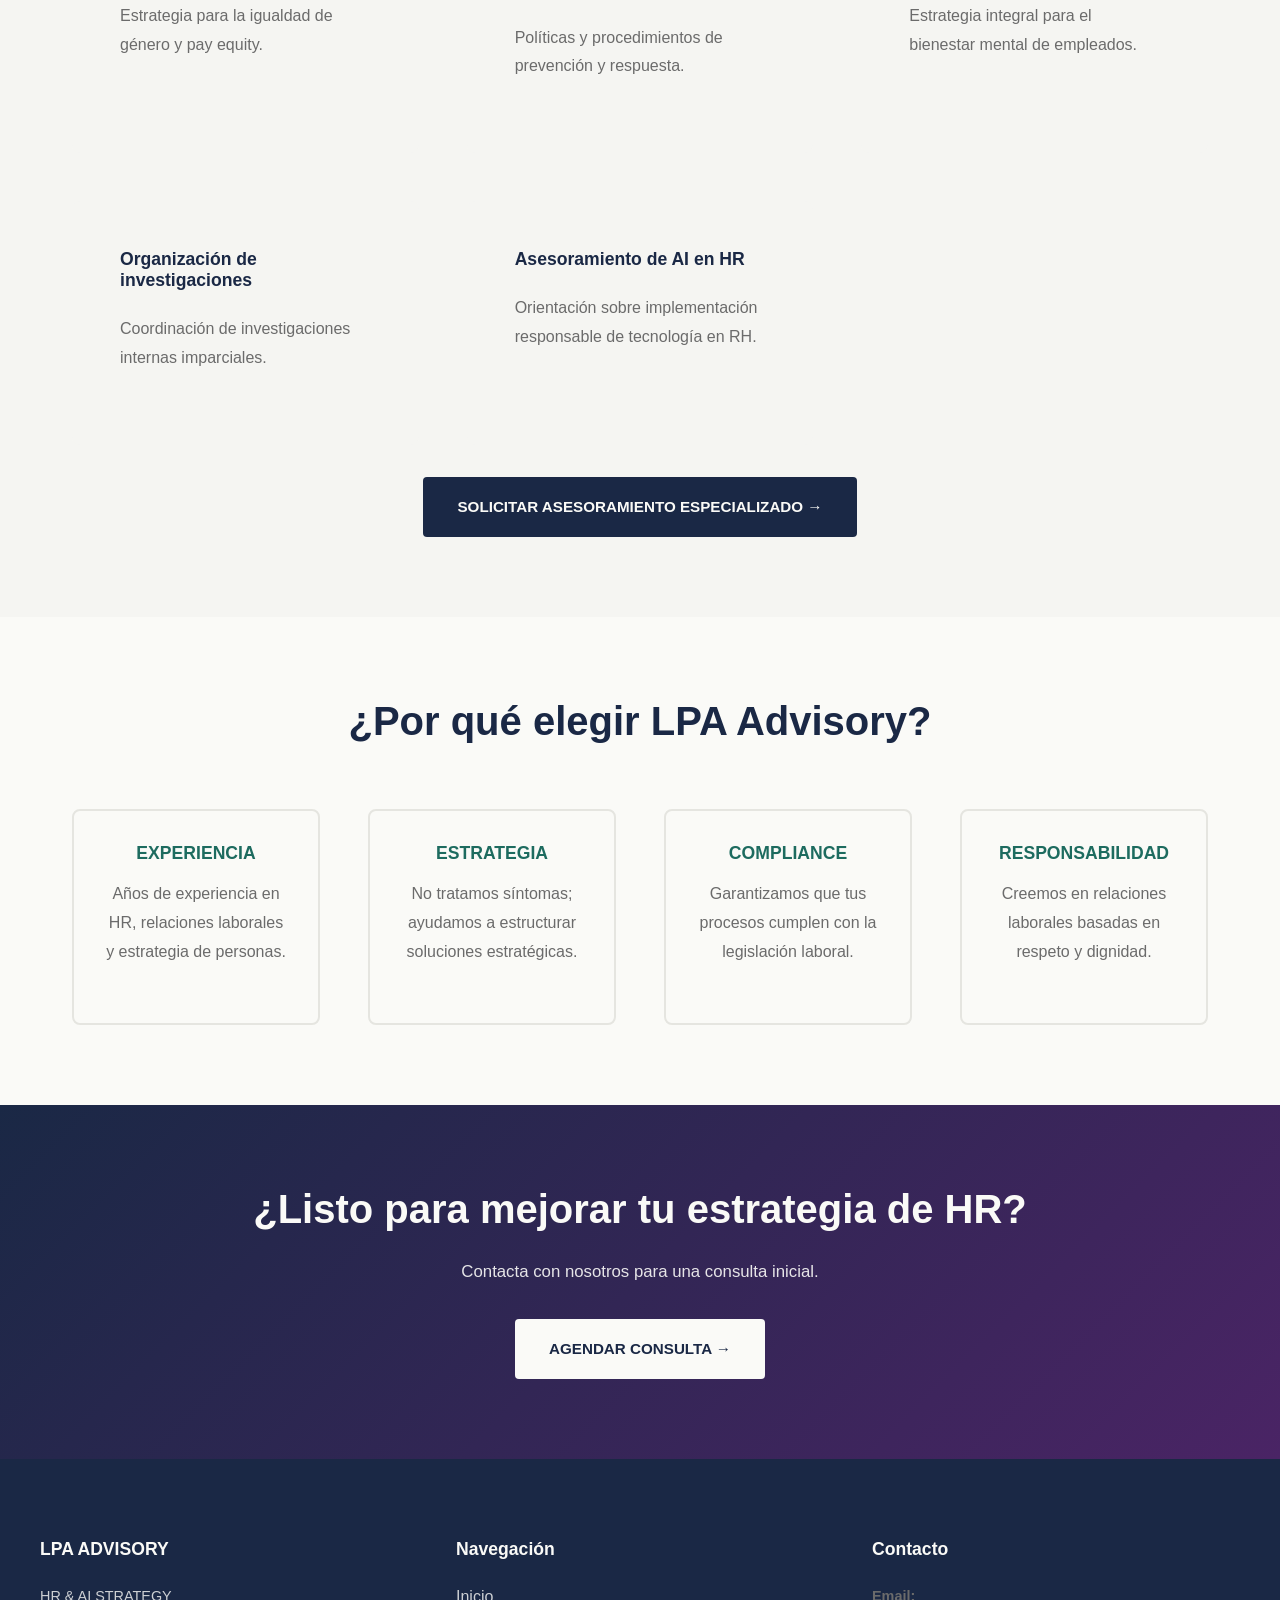
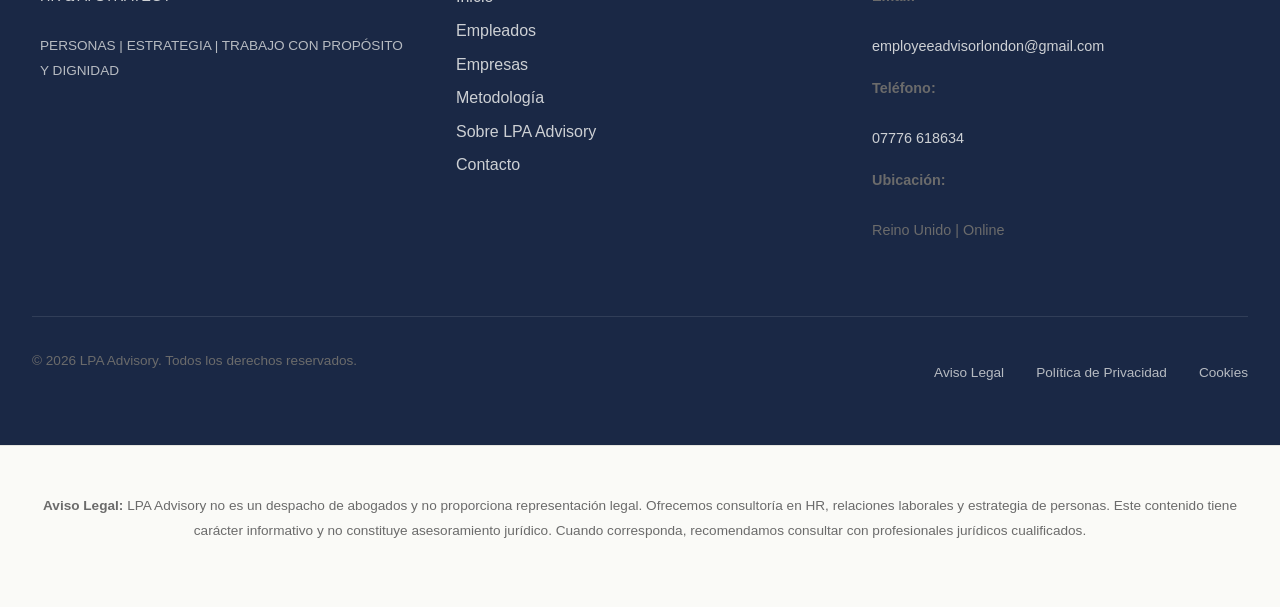
<file: empresas.html>
<!DOCTYPE html>
<html lang="es">
<head>
  <meta charset="UTF-8">
  <meta name="viewport" content="width=device-width, initial-scale=1.0">
  <meta name="description" content="Servicios para empresas - LPA Advisory. Consultoría en HR, relaciones laborales, resolución de conflictos y estrategia de personas.">
  <meta name="keywords" content="Consultoría HR, Relaciones laborales, Gestión de conflictos, Estrategia de personas, HR Strategy">
  <meta property="og:title" content="Empresas | LPA Advisory">
  <meta property="og:description" content="Servicios de consultoría y orientación para empresas en gestión de personas y relaciones laborales.">
  <meta name="theme-color" content="#1a2845">
  
  <title>Empresas | LPA Advisory | Consultoría en HR y Relaciones Laborales</title>
  
  <link rel="icon" type="image/x-icon" href="assets/favicon.ico">
  <link rel="stylesheet" href="css/styles.css">
  <link rel="stylesheet" href="css/responsive.css">
</head>
<body>
  <a href="#main-content" class="skip-link">Saltar al contenido principal</a>
  
  <!-- HEADER -->
  <header>
    <div class="header-content">
      <a href="index.html" class="logo" aria-label="LPA Advisory - Inicio">
        <img src="assets/logo.png" alt="LPA Advisory Logo">
        <div class="logo-text">
          <div class="logo-text-main">LPA</div>
          <div class="logo-text-sub">ADVISORY</div>
        </div>
      </a>
      
      <nav>
        <a href="index.html">INICIO</a>
        <a href="empleados.html">EMPLEADOS</a>
        <a href="empresas.html">EMPRESAS</a>
        <a href="metodologia.html">METODOLOGÍA</a>
        <a href="sobre.html">SOBRE LPA ADVISORY</a>
        <a href="contacto.html">CONTACTO</a>
      </nav>
      
<a class="cta-button-header" href="contacto.html">AGENDAR CONSULTA</a>      
      <button class="menu-toggle" aria-label="Abrir menú de navegación" aria-expanded="false">
        <span></span>
        <span></span>
        <span></span>
      </button>
    </div>
  </header>

  <!-- MAIN CONTENT -->
  <main id="main-content">
    <!-- HERO SECTION -->
    <section class="hero" style="padding: 3.5rem 1.5rem;">
      <div class="container">
        <h1>Mejora tu gestión de personas, relaciones laborales y estrategia de HR.</h1>
        <p style="font-size: 1.1rem; margin-bottom: 2rem; max-width: 800px;">Te ayudamos a estructurar procesos, resolver conflictos laborales y desarrollar una estrategia de recursos humanos alineada con los valores y objetivos de tu organización.</p>
      </div>
    </section>

    <!-- SECTION 1: CONSULTORÍA EN RELACIONES LABORALES -->
    <section>
      <div class="container">
        <h2>Consultoría en relaciones laborales</h2>
        <p style="max-width: 800px; margin-bottom: 2rem;">Orientación experta en la gestión de situaciones laborales complejas, resolución de conflictos y asesoramiento en procedimientos disciplinarios y de reclamación.</p>
        
        <div class="cards-grid">
          <div class="card">
            <h4>Gestión de situaciones disciplinarias</h4>
            <p>Estructuración y orientación en procedimientos disciplinarios justos y legales.</p>
          </div>
          <div class="card">
            <h4>Procedimientos de reclamación</h4>
            <p>Análisis y orientación en procesos de grievance.</p>
          </div>
          <div class="card">
            <h4>Resolución de conflictos</h4>
            <p>Estrategia en mediación y resolución alternativa de disputas laborales.</p>
          </div>
          <div class="card">
            <h4>Acas Early Conciliation</h4>
            <p>Orientación y preparación para procesos de conciliación.</p>
          </div>
          <div class="card">
            <h4>Negociación de acuerdos</h4>
            <p>Asesoramiento en settlement y acuerdos vinculantes (COT3).</p>
          </div>
          <div class="card">
            <h4>Defensa en Employment Tribunal</h4>
            <p>Representación y orientación en procedimientos ante tribunales laborales.</p>
          </div>
          <div class="card">
            <h4>Reestructuraciones y despidos</h4>
            <p>Asesoramiento en procesos de redundancia y reestructuración.</p>
          </div>
          <div class="card">
            <h4>Documentación de procedimientos</h4>
            <p>Aseguración de cumplimiento legal y documentación adecuada.</p>
          </div>
        </div>
        
        <div style="text-align: center; margin-top: 2rem;">
          <a href="contacto.html" class="btn btn-primary">CONSULTAR SOBRE RELACIONES LABORALES →</a>
        </div>
      </div>
    </section>

    <!-- SECTION 2: ESTRATEGIA Y POLÍTICAS DE RH -->
    <section style="background-color: #f5f5f2;">
      <div class="container">
        <h2>Estrategia y políticas de RH</h2>
        <p style="max-width: 800px; margin-bottom: 2rem;">Desarrollo de una estrategia integral de recursos humanos que alinee la gestión de personas con los objetivos y valores de tu organización.</p>
        
        <div class="cards-grid">
          <div class="card">
            <h4>Auditoría de políticas HR</h4>
            <p>Revisión y evaluación de tus políticas y procesos de RH existentes.</p>
          </div>
          <div class="card">
            <h4>Diseño de políticas HR</h4>
            <p>Creación o actualización de políticas alineadas con legislación y valores organizacionales.</p>
          </div>
          <div class="card">
            <h4>Handbook de empleados</h4>
            <p>Desarrollo de manuales claros, profesionales y legalmente completos.</p>
          </div>
          <div class="card">
            <h4>Procedimientos disciplinarios</h4>
            <p>Diseño de procesos justos, transparentes y conformes a la ley.</p>
          </div>
          <div class="card">
            <h4>Políticas de diversidad e inclusión</h4>
            <p>Estrategia integral para crear organizaciones inclusivas y equitativas.</p>
          </div>
          <div class="card">
            <h4>Políticas de wellbeing</h4>
            <p>Desarrollo de estrategias de bienestar y salud mental en el trabajo.</p>
          </div>
          <div class="card">
            <h4>Compliance y cumplimiento legal</h4>
            <p>Aseguración de conformidad con legislación laboral vigente.</p>
          </div>
          <div class="card">
            <h4>Planificación estratégica de RH</h4>
            <p>Alineación de la gestión de personas con la estrategia empresarial.</p>
          </div>
        </div>
        
        <div style="text-align: center; margin-top: 2rem;">
          <a href="contacto.html" class="btn btn-primary">DESARROLLAR ESTRATEGIA DE HR →</a>
        </div>
      </div>
    </section>

    <!-- SECTION 3: FORMACIÓN Y CAPACITACIÓN -->
    <section>
      <div class="container">
        <h2>Formación y capacitación</h2>
        <p style="max-width: 800px; margin-bottom: 2rem;">Programas de formación para tu equipo de management y profesionales de RH en relaciones laborales, compliance y gestión estratégica de personas.</p>
        
        <div class="cards-grid">
          <div class="card">
            <h4>Formación en relaciones laborales</h4>
            <p>Capacitación en legislación laboral y procedimientos.</p>
          </div>
          <div class="card">
            <h4>Formación en gestión de conflictos</h4>
            <p>Técnicas de resolución y mediación de disputas.</p>
          </div>
          <div class="card">
            <h4>Formación para managers</h4>
            <p>Capacitación en liderazgo, comunicación y gestión de equipos.</p>
          </div>
          <div class="card">
            <h4>Formación en compliance y legal</h4>
            <p>Comprensión de obligaciones legales y cumplimiento normativo.</p>
          </div>
          <div class="card">
            <h4>Formación en diversidad e inclusión</h4>
            <p>Programas para crear culturas inclusivas y equitativas.</p>
          </div>
          <div class="card">
            <h4>Talleres personalizados</h4>
            <p>Programas diseñados según las necesidades específicas de tu organización.</p>
          </div>
        </div>
        
        <div style="text-align: center; margin-top: 2rem;">
          <a href="contacto.html" class="btn btn-primary">EXPLORAR FORMACIÓN →</a>
        </div>
      </div>
    </section>

    <!-- SECTION 4: ASESORAMIENTO ESPECIALIZADO -->
    <section style="background-color: #f5f5f2;">
      <div class="container">
        <h2>Asesoramiento especializado</h2>
        <p style="max-width: 800px; margin-bottom: 2rem;">Asesoramiento específico en áreas críticas de HR y relaciones laborales para garantizar que tu organización opera de forma estratégica y legal.</p>
        
        <div class="cards-grid">
          <div class="card">
            <h4>Data Protection y GDPR</h4>
            <p>Orientación en privacidad de datos y cumplimiento de regulación.</p>
          </div>
          <div class="card">
            <h4>Whistleblowing</h4>
            <p>Diseño de políticas y procedimientos de protección de denunciantes.</p>
          </div>
          <div class="card">
            <h4>Safeguarding</h4>
            <p>Asesoramiento en protección de menores y adultos vulnerables.</p>
          </div>
          <div class="card">
            <h4>Igualdad de género</h4>
            <p>Estrategia para la igualdad de género y pay equity.</p>
          </div>
          <div class="card">
            <h4>Acoso sexual y discriminación</h4>
            <p>Políticas y procedimientos de prevención y respuesta.</p>
          </div>
          <div class="card">
            <h4>Salud mental y bienestar</h4>
            <p>Estrategia integral para el bienestar mental de empleados.</p>
          </div>
          <div class="card">
            <h4>Organización de investigaciones</h4>
            <p>Coordinación de investigaciones internas imparciales.</p>
          </div>
          <div class="card">
            <h4>Asesoramiento de AI en HR</h4>
            <p>Orientación sobre implementación responsable de tecnología en RH.</p>
          </div>
        </div>
        
        <div style="text-align: center; margin-top: 2rem;">
          <a href="contacto.html" class="btn btn-primary">SOLICITAR ASESORAMIENTO ESPECIALIZADO →</a>
        </div>
      </div>
    </section>

    <!-- SECTION 5: POR QUÉ ELEGIRNOS -->
    <section>
      <div class="container">
        <h2 style="text-align: center; margin-bottom: 3rem;">¿Por qué elegir LPA Advisory?</h2>
        
        <div class="values-grid">
          <div class="value">
            <h4>EXPERIENCIA</h4>
            <p>Años de experiencia en HR, relaciones laborales y estrategia de personas.</p>
          </div>
          
          <div class="value">
            <h4>ESTRATEGIA</h4>
            <p>No tratamos síntomas; ayudamos a estructurar soluciones estratégicas.</p>
          </div>
          
          <div class="value">
            <h4>COMPLIANCE</h4>
            <p>Garantizamos que tus procesos cumplen con la legislación laboral.</p>
          </div>
          
          <div class="value">
            <h4>RESPONSABILIDAD</h4>
            <p>Creemos en relaciones laborales basadas en respeto y dignidad.</p>
          </div>
        </div>
      </div>
    </section>

    <!-- CTA SECTION -->
    <section style="background: linear-gradient(135deg, #1a2845, #4a2465); color: #fafaf7; text-align: center;">
      <div class="container-narrow">
        <h2 style="color: #fafaf7;">¿Listo para mejorar tu estrategia de HR?</h2>
        <p style="color: rgba(250, 250, 247, 0.9); font-size: 1.05rem; margin-bottom: 2rem;">Contacta con nosotros para una consulta inicial.</p>
        <a href="contacto.html" class="btn btn-primary" style="background-color: #fafaf7; color: #1a2845;">AGENDAR CONSULTA →</a>
      </div>
    </section>
  </main>

  <!-- FOOTER -->
  <footer>
    <div class="footer-content">
      <div class="footer-section">
        <h4>LPA ADVISORY</h4>
        <p style="color: rgba(250, 250, 247, 0.8); font-size: 0.9rem;">HR & AI STRATEGY</p>
        <p style="font-size: 0.85rem; color: rgba(250, 250, 247, 0.7); margin-top: 0.5rem;">PERSONAS | ESTRATEGIA | TRABAJO CON PROPÓSITO Y DIGNIDAD</p>
      </div>
      
      <div class="footer-section">
        <h4>Navegación</h4>
        <a href="index.html">Inicio</a>
        <a href="empleados.html">Empleados</a>
        <a href="empresas.html">Empresas</a>
        <a href="metodologia.html">Metodología</a>
        <a href="sobre.html">Sobre LPA Advisory</a>
        <a href="contacto.html">Contacto</a>
      </div>
      
      <div class="footer-section">
        <h4>Contacto</h4>
        <div class="footer-contact">
          <p><strong>Email:</strong></p>
          <a href="mailto:employeeadvisorlondon@gmail.com">employeeadvisorlondon@gmail.com</a>
          
          <p style="margin-top: 1rem;"><strong>Teléfono:</strong></p>
          <a href="tel:+447776618634">07776 618634</a>
          
          <p style="margin-top: 1rem;"><strong>Ubicación:</strong></p>
          <p>Reino Unido | Online</p>
        </div>
      </div>
    </div>
    
    <div class="footer-divider">
      <div class="footer-bottom">
        <p>&copy; 2026 LPA Advisory. Todos los derechos reservados.</p>
        <div class="footer-legal">
          <a href="aviso-legal.html">Aviso Legal</a>
          <a href="privacidad.html">Política de Privacidad</a>
          <a href="cookies.html">Cookies</a>
        </div>
      </div>
    </div>
  </footer>

  <!-- DISCLAIMER -->
  <div class="disclaimer">
    <p><strong>Aviso Legal:</strong> LPA Advisory no es un despacho de abogados y no proporciona representación legal. Ofrecemos consultoría en HR, relaciones laborales y estrategia de personas. Este contenido tiene carácter informativo y no constituye asesoramiento jurídico. Cuando corresponda, recomendamos consultar con profesionales jurídicos cualificados.</p>
  </div>

  <script src="js/navigation.js"></script>
  <script src="js/forms.js"></script>
</body>
</html>
</file>
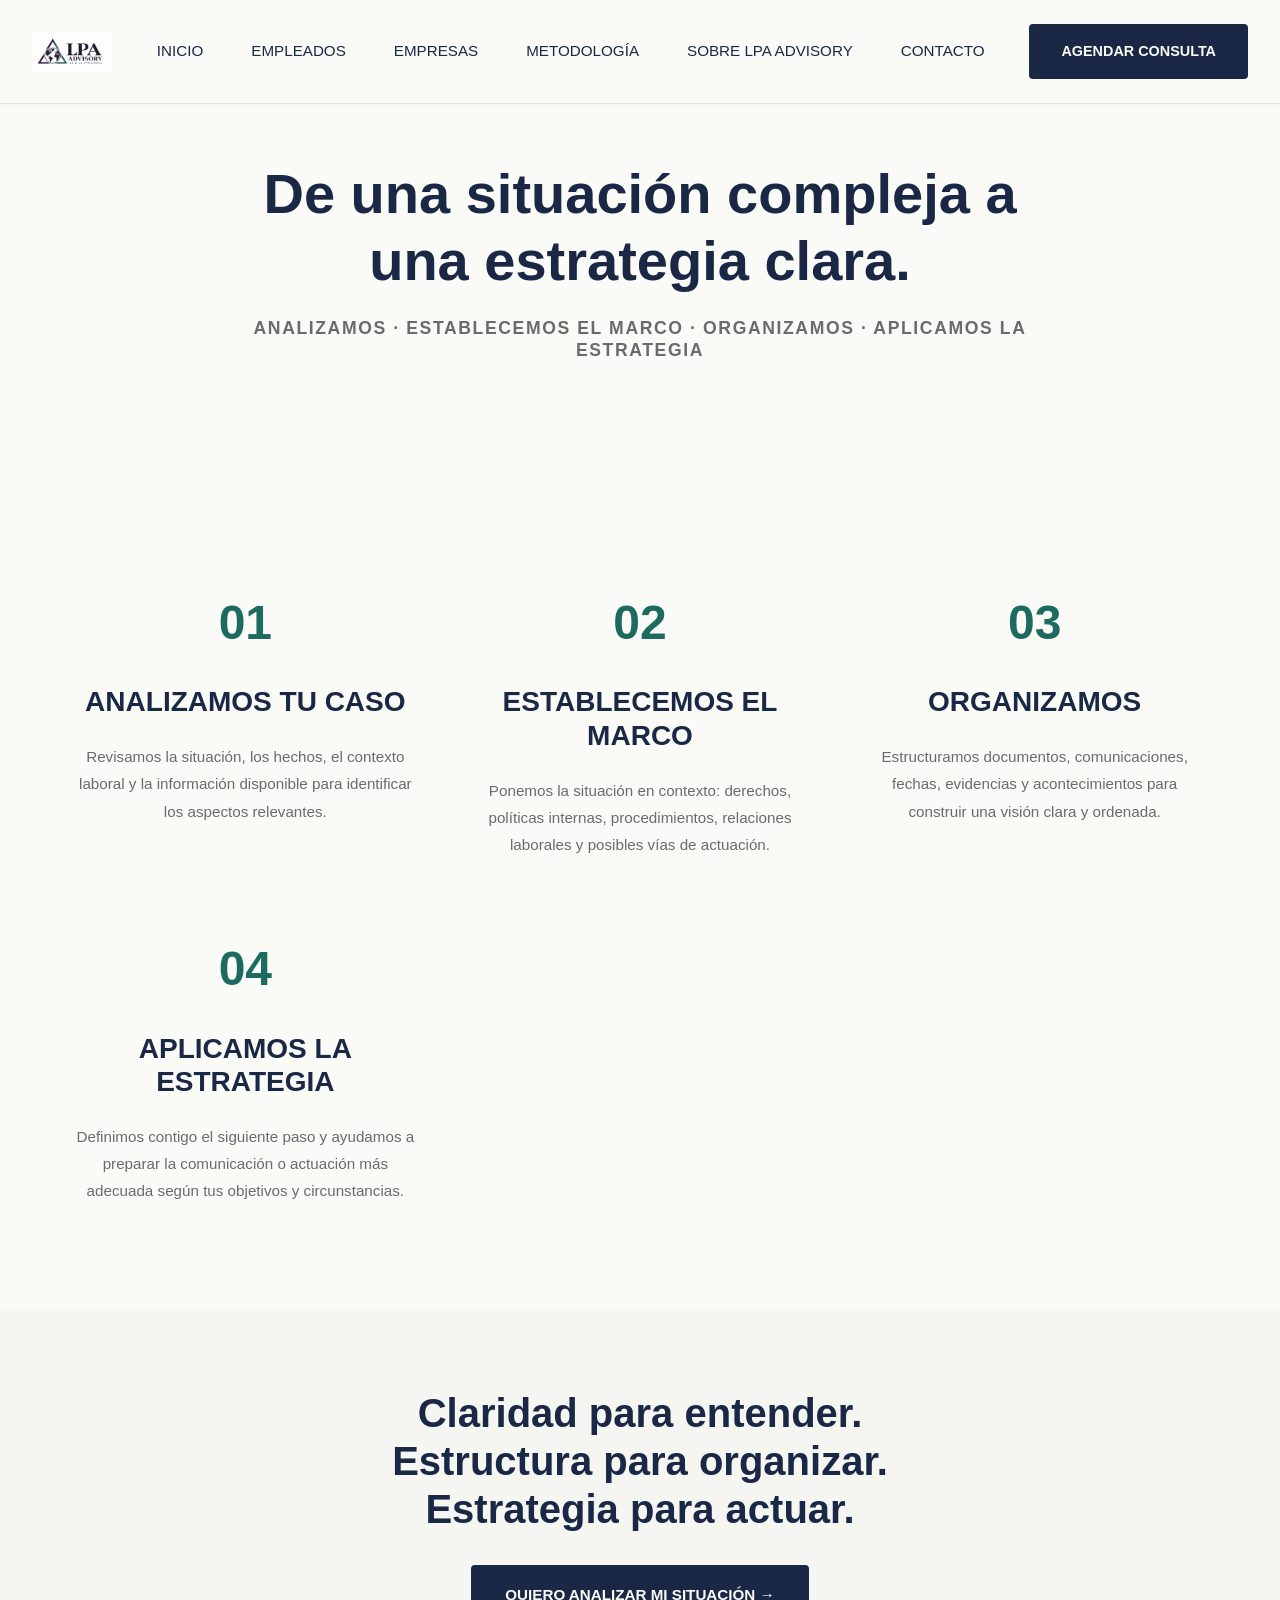
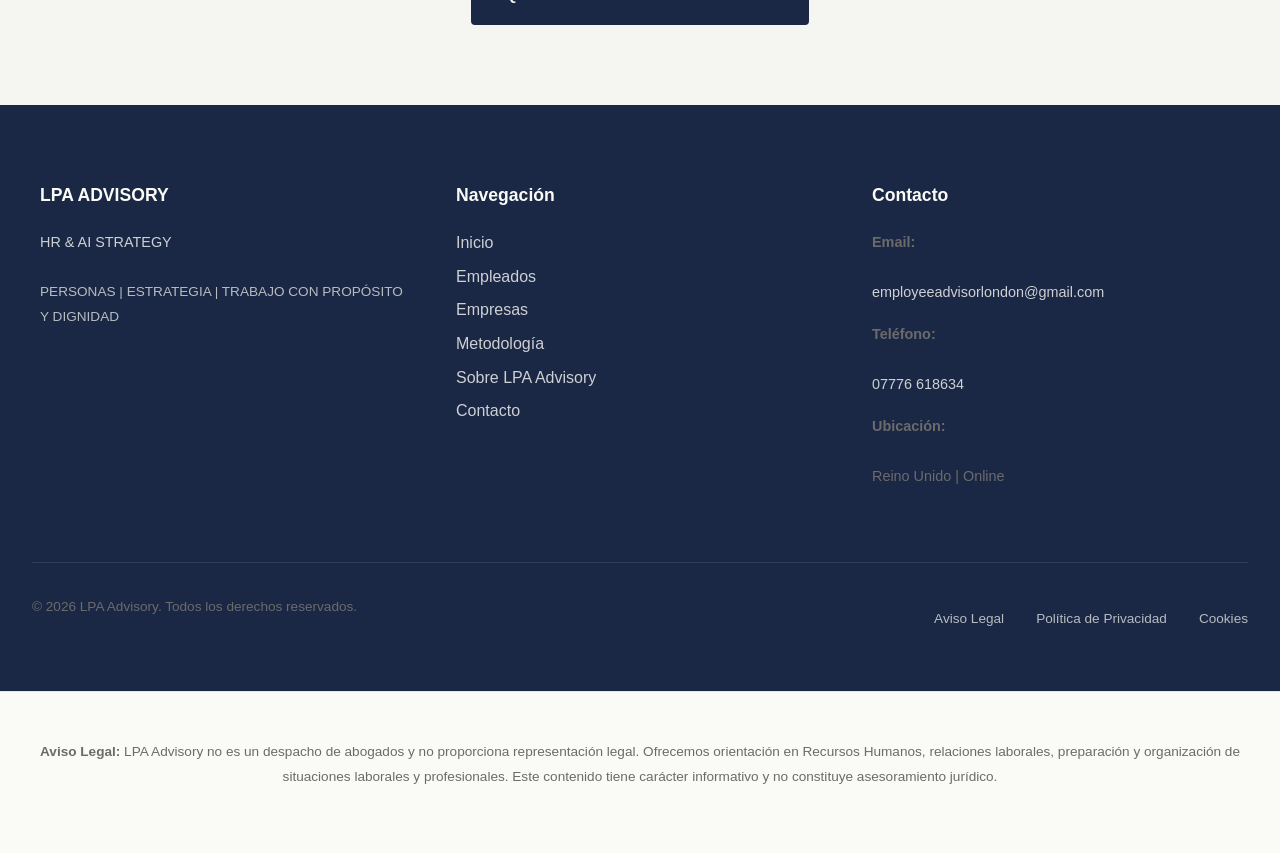
<file: metodologia.html>
<!DOCTYPE html>
<html lang="es">
<head>
  <meta charset="UTF-8">
  <meta name="viewport" content="width=device-width, initial-scale=1.0">
  <meta name="description" content="Metodología de LPA Advisory: análisis, marco, organización y estrategia para situaciones laborales complejas.">
  <meta name="keywords" content="Metodología LPA Advisory, análisis de casos, estrategia laboral, organización de documentación, HR strategy">
  <meta property="og:title" content="Metodología | LPA Advisory">
  <meta property="og:description" content="De una situación compleja a una estrategia clara.">
  <meta name="theme-color" content="#1a2845">
  
  <title>Metodología | LPA Advisory</title>
  
  <link rel="icon" type="image/x-icon" href="assets/favicon.ico">
  <link rel="stylesheet" href="css/styles.css">
  <link rel="stylesheet" href="css/responsive.css">
</head>
<body>
  <a href="#main-content" class="skip-link">Saltar al contenido principal</a>
  
  <header>
    <div class="header-content">
      <a href="index.html" class="logo" aria-label="LPA Advisory - Inicio">
        <img src="assets/logo.png" alt="LPA Advisory Logo">
        <div class="logo-text">
          <div class="logo-text-main">LPA</div>
          <div class="logo-text-sub">ADVISORY</div>
        </div>
      </a>
      
      <nav>
        <a href="index.html">INICIO</a>
        <a href="empleados.html">EMPLEADOS</a>
        <a href="empresas.html">EMPRESAS</a>
        <a href="metodologia.html">METODOLOGÍA</a>
        <a href="sobre.html">SOBRE LPA ADVISORY</a>
        <a href="contacto.html">CONTACTO</a>
      </nav>
      
<a class="cta-button-header" href="contacto.html">AGENDAR CONSULTA</a>      
      <button class="menu-toggle" aria-label="Abrir menú de navegación" aria-expanded="false">
        <span></span>
        <span></span>
        <span></span>
      </button>
    </div>
  </header>

  <main id="main-content">
    <section class="hero" style="padding: 3.5rem 1.5rem;">
      <div class="container-narrow text-center">
        <h1>De una situación compleja a una estrategia clara.</h1>
        <h2 style="font-size: 1.1rem; letter-spacing: 0.1rem; text-transform: uppercase; color: #6b6b6b; margin-top: 1rem;">ANALIZAMOS · ESTABLECEMOS EL MARCO · ORGANIZAMOS · APLICAMOS LA ESTRATEGIA</h2>
      </div>
    </section>

    <section>
      <div class="container">
        <div class="stages-grid">
          <div class="stage">
            <div class="stage-number">01</div>
            <h3>ANALIZAMOS TU CASO</h3>
            <p>Revisamos la situación, los hechos, el contexto laboral y la información disponible para identificar los aspectos relevantes.</p>
          </div>

          <div class="stage">
            <div class="stage-number">02</div>
            <h3>ESTABLECEMOS EL MARCO</h3>
            <p>Ponemos la situación en contexto: derechos, políticas internas, procedimientos, relaciones laborales y posibles vías de actuación.</p>
          </div>

          <div class="stage">
            <div class="stage-number">03</div>
            <h3>ORGANIZAMOS</h3>
            <p>Estructuramos documentos, comunicaciones, fechas, evidencias y acontecimientos para construir una visión clara y ordenada.</p>
          </div>

          <div class="stage">
            <div class="stage-number">04</div>
            <h3>APLICAMOS LA ESTRATEGIA</h3>
            <p>Definimos contigo el siguiente paso y ayudamos a preparar la comunicación o actuación más adecuada según tus objetivos y circunstancias.</p>
          </div>
        </div>
      </div>
    </section>

    <section style="background-color: #f5f5f2;">
      <div class="container-narrow text-center">
        <h2>Claridad para entender.<br>Estructura para organizar.<br>Estrategia para actuar.</h2>
        <div style="margin-top: 2rem;">
          <a href="contacto.html" class="btn btn-primary">QUIERO ANALIZAR MI SITUACIÓN →</a>
        </div>
      </div>
    </section>
  </main>

  <footer>
    <div class="footer-content">
      <div class="footer-section">
        <h4>LPA ADVISORY</h4>
        <p style="color: rgba(250, 250, 247, 0.8); font-size: 0.9rem;">HR & AI STRATEGY</p>
        <p style="font-size: 0.85rem; color: rgba(250, 250, 247, 0.7); margin-top: 0.5rem;">PERSONAS | ESTRATEGIA | TRABAJO CON PROPÓSITO Y DIGNIDAD</p>
      </div>
      
      <div class="footer-section">
        <h4>Navegación</h4>
        <a href="index.html">Inicio</a>
        <a href="empleados.html">Empleados</a>
        <a href="empresas.html">Empresas</a>
        <a href="metodologia.html">Metodología</a>
        <a href="sobre.html">Sobre LPA Advisory</a>
        <a href="contacto.html">Contacto</a>
      </div>
      
      <div class="footer-section">
        <h4>Contacto</h4>
        <div class="footer-contact">
          <p><strong>Email:</strong></p>
          <a href="mailto:employeeadvisorlondon@gmail.com">employeeadvisorlondon@gmail.com</a>
          <p style="margin-top: 1rem;"><strong>Teléfono:</strong></p>
          <a href="tel:+447776618634">07776 618634</a>
          <p style="margin-top: 1rem;"><strong>Ubicación:</strong></p>
          <p>Reino Unido | Online</p>
        </div>
      </div>
    </div>
    
    <div class="footer-divider">
      <div class="footer-bottom">
        <p>&copy; 2026 LPA Advisory. Todos los derechos reservados.</p>
        <div class="footer-legal">
          <a href="aviso-legal.html">Aviso Legal</a>
          <a href="privacidad.html">Política de Privacidad</a>
          <a href="cookies.html">Cookies</a>
        </div>
      </div>
    </div>
  </footer>

  <div class="disclaimer">
    <p><strong>Aviso Legal:</strong> LPA Advisory no es un despacho de abogados y no proporciona representación legal. Ofrecemos orientación en Recursos Humanos, relaciones laborales, preparación y organización de situaciones laborales y profesionales. Este contenido tiene carácter informativo y no constituye asesoramiento jurídico.</p>
  </div>

  <script src="js/navigation.js"></script>
</body>
</html>
</file>
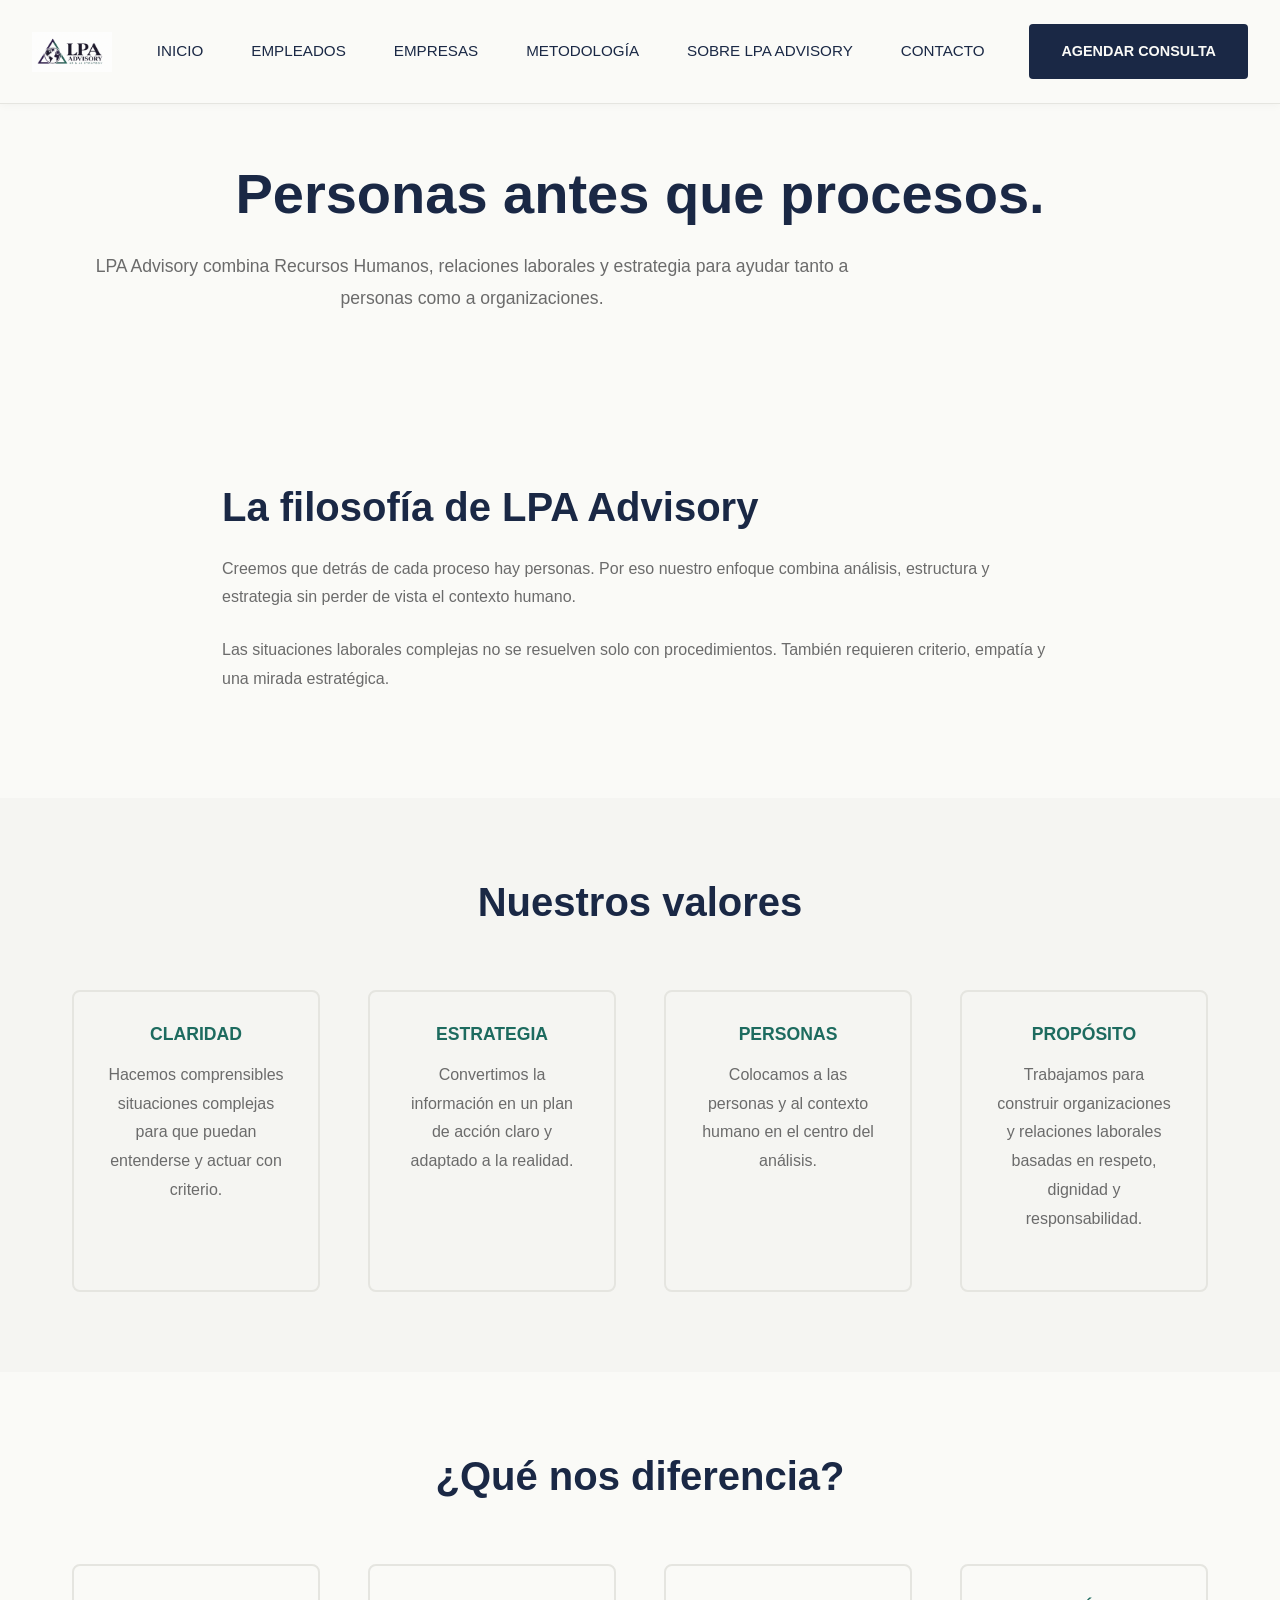
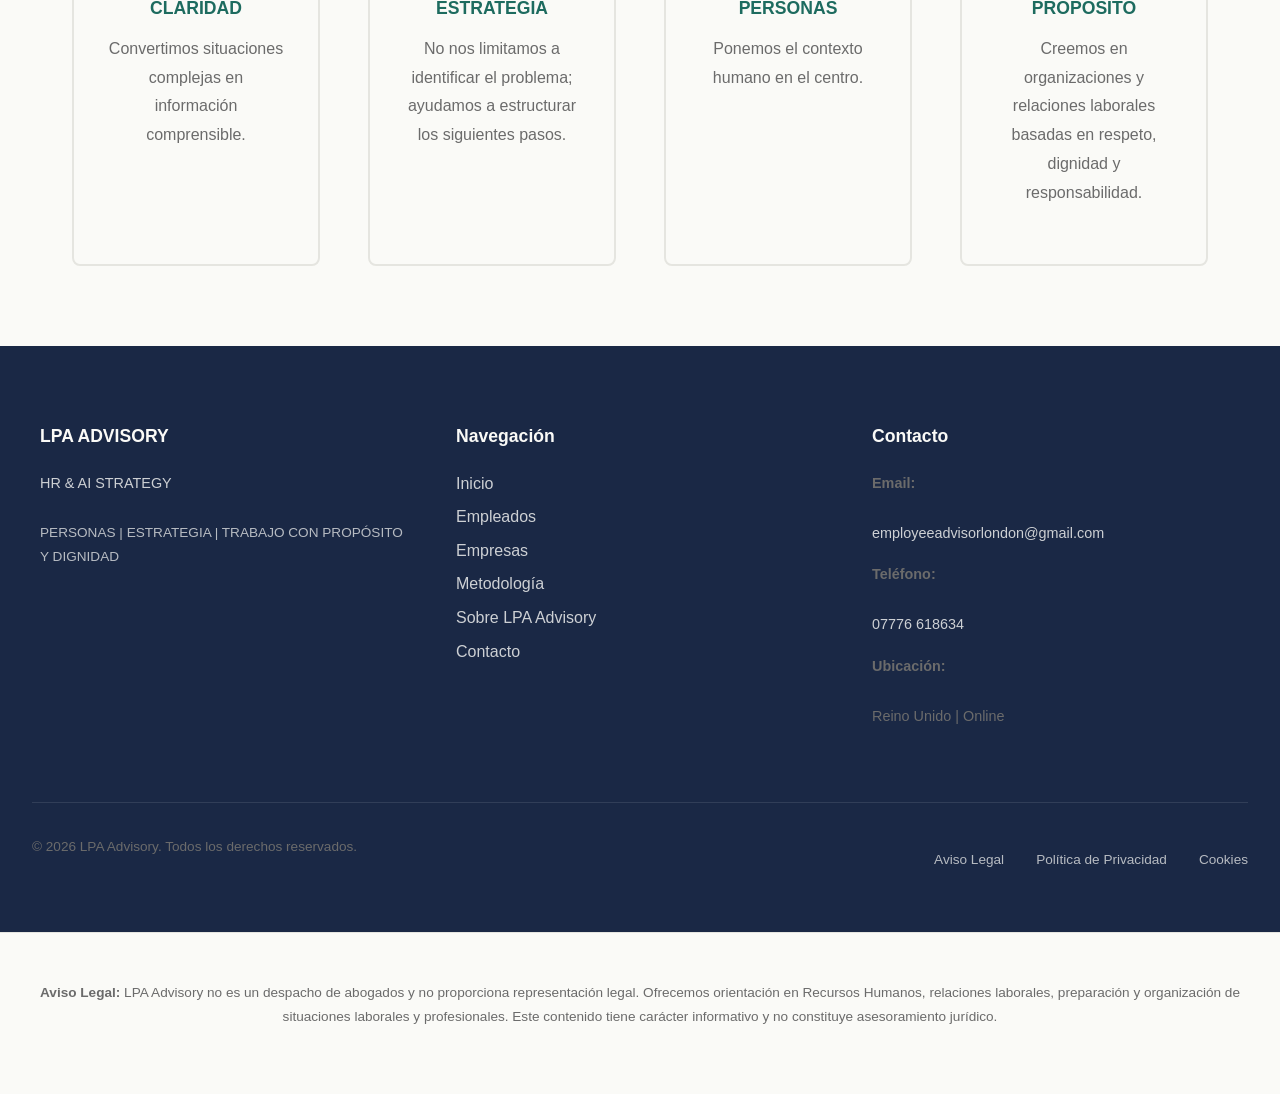
<file: sobre.html>
<!DOCTYPE html>
<html lang="es">
<head>
  <meta charset="UTF-8">
  <meta name="viewport" content="width=device-width, initial-scale=1.0">
  <meta name="description" content="<h1>LPA Advisory: Claridad para decidir. Estrategia para avanzar. Orientación laboral, consultoría de Recursos Humanos y
  soluciones inteligentes para personas y organizaciones.</h1>">
  <meta name="keywords" content="LPA Advisory, personas, estrategia, HR, rendimiento, propósito, ia, recursos humanos">
  <meta property="og:title" content="Sobre LPA Advisory | Personas antes que procesos">
  <meta property="og:description" content="LPA Advisory combina Recursos Humanos, relaciones laborales y estrategia para ayudar tanto a personas como a organizaciones.">
  <meta name="theme-color" content="#1a2845">
  
  <title>Sobre LPA Advisory | Personas antes que procesos</title>
  
  <link rel="icon" type="image/x-icon" href="assets/favicon.ico">
  <link rel="stylesheet" href="css/styles.css">
  <link rel="stylesheet" href="css/responsive.css">
</head>
<body>
  <a href="#main-content" class="skip-link">Saltar al contenido principal</a>
  
  <header>
    <div class="header-content">
      <a href="index.html" class="logo" aria-label="LPA Advisory - Inicio">
        <img src="assets/logo.png" alt="LPA Advisory Logo">
        <div class="logo-text">
          <div class="logo-text-main">LPA</div>
          <div class="logo-text-sub">ADVISORY</div>
        </div>
      </a>
      
      <nav>
        <a href="index.html">INICIO</a>
        <a href="empleados.html">EMPLEADOS</a>
        <a href="empresas.html">EMPRESAS</a>
        <a href="metodologia.html">METODOLOGÍA</a>
        <a href="sobre.html">SOBRE LPA ADVISORY</a>
        <a href="contacto.html">CONTACTO</a>
      </nav>
      
<a class="cta-button-header" href="contacto.html">AGENDAR CONSULTA</a>      
      <button class="menu-toggle" aria-label="Abrir menú de navegación" aria-expanded="false">
        <span></span>
        <span></span>
        <span></span>
      </button>
    </div>
  </header>

  <main id="main-content">
    <section class="hero" style="padding: 3.5rem 1.5rem;">
      <div class="container">
        <h1>Personas antes que procesos.</h1>
        <p style="font-size: 1.1rem; max-width: 800px; margin-bottom: 2rem;">LPA Advisory combina Recursos Humanos, relaciones laborales y estrategia para ayudar tanto a personas como a organizaciones.</p>
      </div>
    </section>

    <section>
      <div class="container-narrow">
        <h2>La filosofía de LPA Advisory</h2>
        <p>Creemos que detrás de cada proceso hay personas. Por eso nuestro enfoque combina análisis, estructura y estrategia sin perder de vista el contexto humano.</p>
        <p>Las situaciones laborales complejas no se resuelven solo con procedimientos. También requieren criterio, empatía y una mirada estratégica.</p>
      </div>
    </section>

    <section style="background-color: #f5f5f2;">
      <div class="container">
        <h2 style="text-align: center; margin-bottom: 3rem;">Nuestros valores</h2>
        <div class="values-grid">
          <div class="value">
            <h4>CLARIDAD</h4>
            <p>Hacemos comprensibles situaciones complejas para que puedan entenderse y actuar con criterio.</p>
          </div>
          <div class="value">
            <h4>ESTRATEGIA</h4>
            <p>Convertimos la información en un plan de acción claro y adaptado a la realidad.</p>
          </div>
          <div class="value">
            <h4>PERSONAS</h4>
            <p>Colocamos a las personas y al contexto humano en el centro del análisis.</p>
          </div>
          <div class="value">
            <h4>PROPÓSITO</h4>
            <p>Trabajamos para construir organizaciones y relaciones laborales basadas en respeto, dignidad y responsabilidad.</p>
          </div>
        </div>
      </div>
    </section>

    <section>
      <div class="container">
        <h2 style="text-align: center; margin-bottom: 3rem;">¿Qué nos diferencia?</h2>
        <div class="values-grid">
          <div class="value">
            <h4>CLARIDAD</h4>
            <p>Convertimos situaciones complejas en información comprensible.</p>
          </div>
          <div class="value">
            <h4>ESTRATEGIA</h4>
            <p>No nos limitamos a identificar el problema; ayudamos a estructurar los siguientes pasos.</p>
          </div>
          <div class="value">
            <h4>PERSONAS</h4>
            <p>Ponemos el contexto humano en el centro.</p>
          </div>
          <div class="value">
            <h4>PROPÓSITO</h4>
            <p>Creemos en organizaciones y relaciones laborales basadas en respeto, dignidad y responsabilidad.</p>
          </div>
        </div>
      </div>
    </section>
  </main>

  <footer>
    <div class="footer-content">
      <div class="footer-section">
        <h4>LPA ADVISORY</h4>
        <p style="color: rgba(250, 250, 247, 0.8); font-size: 0.9rem;">HR & AI STRATEGY</p>
        <p style="font-size: 0.85rem; color: rgba(250, 250, 247, 0.7); margin-top: 0.5rem;">PERSONAS | ESTRATEGIA | TRABAJO CON PROPÓSITO Y DIGNIDAD</p>
      </div>
      
      <div class="footer-section">
        <h4>Navegación</h4>
        <a href="index.html">Inicio</a>
        <a href="empleados.html">Empleados</a>
        <a href="empresas.html">Empresas</a>
        <a href="metodologia.html">Metodología</a>
        <a href="sobre.html">Sobre LPA Advisory</a>
        <a href="contacto.html">Contacto</a>
      </div>
      
      <div class="footer-section">
        <h4>Contacto</h4>
        <div class="footer-contact">
          <p><strong>Email:</strong></p>
          <a href="mailto:employeeadvisorlondon@gmail.com">employeeadvisorlondon@gmail.com</a>
          <p style="margin-top: 1rem;"><strong>Teléfono:</strong></p>
          <a href="tel:+447776618634">07776 618634</a>
          <p style="margin-top: 1rem;"><strong>Ubicación:</strong></p>
          <p>Reino Unido | Online</p>
        </div>
      </div>
    </div>
    
    <div class="footer-divider">
      <div class="footer-bottom">
        <p>&copy; 2026 LPA Advisory. Todos los derechos reservados.</p>
        <div class="footer-legal">
          <a href="aviso-legal.html">Aviso Legal</a>
          <a href="privacidad.html">Política de Privacidad</a>
          <a href="cookies.html">Cookies</a>
        </div>
      </div>
    </div>
  </footer>

  <div class="disclaimer">
    <p><strong>Aviso Legal:</strong> LPA Advisory no es un despacho de abogados y no proporciona representación legal. Ofrecemos orientación en Recursos Humanos, relaciones laborales, preparación y organización de situaciones laborales y profesionales. Este contenido tiene carácter informativo y no constituye asesoramiento jurídico.</p>
  </div>

  <script src="js/navigation.js"></script>
</body>
</html>
</file>
<file: css/styles.css>
/* ==============================================
   LPA ADVISORY - MAIN STYLESHEET
   ===============================================
   Premium, modern, sophisticated design
   Color Palette:
   - Deep Navy: #1a2845
   - Deep Purple: #4a2465
   - Emerald Green: #1d6b5f
   - White/Ivory: #fafaf7
   - Neutral Grey: #6b6b6b
   - Muted Gold: #9b8b4d
   ============================================== */

/* ROOT & VARIABLES */
:root {
  --primary-navy: #1a2845;
  --primary-purple: #4a2465;
  --primary-green: #1d6b5f;
  --white-ivory: #fafaf7;
  --neutral-grey: #6b6b6b;
  --accent-gold: #9b8b4d;
  --light-grey: #f5f5f2;
  --border-grey: #e5e5e0;
  
  --font-family-heading: -apple-system, BlinkMacSystemFont, 'Segoe UI', 'Helvetica Neue', sans-serif;
  --font-family-body: -apple-system, BlinkMacSystemFont, 'Segoe UI', 'Helvetica Neue', sans-serif;
  
  --spacing-xs: 0.5rem;
  --spacing-sm: 1rem;
  --spacing-md: 1.5rem;
  --spacing-lg: 2rem;
  --spacing-xl: 3rem;
  --spacing-2xl: 4rem;
  --spacing-3xl: 5rem;
  
  --transition-smooth: all 0.3s ease;
  --transition-fast: all 0.15s ease;
}

/* RESET & BASE STYLES */
* {
  margin: 0;
  padding: 0;
  box-sizing: border-box;
}

html {
  scroll-behavior: smooth;
}

body {
  font-family: var(--font-family-body);
  background-color: var(--white-ivory);
  color: var(--primary-navy);
  line-height: 1.6;
  font-size: 16px;
}

/* TYPOGRAPHY */
h1, h2, h3, h4, h5, h6 {
  font-family: var(--font-family-heading);
  font-weight: 700;
  line-height: 1.2;
  margin-bottom: var(--spacing-md);
}

h1 {
  font-size: clamp(2rem, 5vw, 3.5rem);
  color: var(--primary-navy);
}

h2 {
  font-size: clamp(1.75rem, 4vw, 2.5rem);
  color: var(--primary-navy);
}

h3 {
  font-size: clamp(1.25rem, 3vw, 1.75rem);
  color: var(--primary-navy);
}

h4 {
  font-size: 1.1rem;
  color: var(--primary-navy);
}

p {
  margin-bottom: var(--spacing-md);
  color: var(--neutral-grey);
  line-height: 1.8;
}

a {
  color: var(--primary-green);
  text-decoration: none;
  transition: var(--transition-fast);
}

a:hover, a:focus {
  color: var(--primary-navy);
  text-decoration: underline;
}

button, input, textarea, select {
  font-family: var(--font-family-body);
  font-size: 1rem;
}

/* CONTAINERS & LAYOUT */
.container {
  max-width: 1200px;
  margin: 0 auto;
  padding: 0 var(--spacing-lg);
}

.container-narrow {
  max-width: 900px;
  margin: 0 auto;
  padding: 0 var(--spacing-lg);
}

/* HEADER & NAVIGATION */
header {
  background-color: var(--white-ivory);
  border-bottom: 1px solid var(--border-grey);
  position: sticky;
  top: 0;
  z-index: 1000;
  box-shadow: 0 2px 8px rgba(0, 0, 0, 0.03);
}

.header-content {
  display: flex;
  justify-content: space-between;
  align-items: center;
  padding: var(--spacing-md) var(--spacing-lg);
  max-width: 1400px;
  margin: 0 auto;
}

.logo {
  display: flex;
  align-items: center;
  gap: var(--spacing-sm);
  text-decoration: none;
  color: var(--primary-navy);
  font-weight: 700;
  font-size: 1.1rem;
}

.logo img {
  height: 40px;
  width: auto;
}

.logo-text {
  display: flex;
  flex-direction: column;
  line-height: 1.2;
}

.logo-text-main {
  font-size: 0.9rem;
  font-weight: 700;
  color: var(--primary-navy);
}

.logo-text-sub {
  font-size: 0.65rem;
  color: var(--neutral-grey);
  font-weight: 500;
}

nav {
  display: flex;
  gap: var(--spacing-xl);
  align-items: center;
}

nav a {
  color: var(--primary-navy);
  font-weight: 500;
  font-size: 0.95rem;
  text-decoration: none;
  transition: var(--transition-fast);
  position: relative;
}

nav a:after {
  content: '';
  position: absolute;
  bottom: -5px;
  left: 0;
  width: 0;
  height: 2px;
  background-color: var(--accent-gold);
  transition: var(--transition-fast);
}

nav a:hover:after,
nav a:focus:after {
  width: 100%;
}

.cta-button-header {
  background-color: var(--primary-navy);
  color: var(--white-ivory);
  padding: var(--spacing-sm) var(--spacing-lg);
  border-radius: 4px;
  font-weight: 600;
  font-size: 0.9rem;
  cursor: pointer;
  border: none;
  transition: var(--transition-smooth);
}

.cta-button-header:hover,
.cta-button-header:focus {
  background-color: var(--primary-purple);
  outline: 2px solid var(--accent-gold);
  outline-offset: 2px;
}

.menu-toggle {
  display: none;
  flex-direction: column;
  background: none;
  border: none;
  cursor: pointer;
  gap: 5px;
}

.menu-toggle span {
  width: 25px;
  height: 3px;
  background-color: var(--primary-navy);
  border-radius: 2px;
  transition: var(--transition-smooth);
}

/* HERO SECTIONS */
.hero {
  background-color: var(--white-ivory);
  padding: var(--spacing-3xl) var(--spacing-lg);
  text-align: center;
  position: relative;
  overflow: hidden;
}

.hero::before {
  content: '';
  position: absolute;
  top: -50%;
  right: -10%;
  width: 400px;
  height: 400px;
  background: linear-gradient(135deg, var(--primary-purple), var(--primary-green));
  opacity: 0.08;
  border-radius: 50%;
  z-index: -1;
}

.hero-container {
  display: grid;
  grid-template-columns: 1fr 1fr;
  gap: var(--spacing-3xl);
  align-items: center;
  max-width: 1200px;
  margin: 0 auto;
}

.hero-content {
  text-align: left;
}

.hero-content h1 {
  margin-bottom: var(--spacing-lg);
  line-height: 1.3;
}

.hero-content p {
  font-size: 1.1rem;
  margin-bottom: var(--spacing-2xl);
  line-height: 1.8;
}

.hero-visual {
  background: linear-gradient(135deg, var(--primary-navy), var(--primary-purple));
  border-radius: 12px;
  height: 400px;
  display: flex;
  align-items: center;
  justify-content: center;
  color: var(--white-ivory);
  font-size: 0.9rem;
  position: relative;
  overflow: hidden;
}

.hero-visual img {
  width: 100%;
  height: 100%;
  object-fit: cover;
}

.hero-visual-placeholder {
  text-align: center;
  padding: var(--spacing-lg);
}

/* TWO PATHS SECTION */
.two-paths {
  display: grid;
  grid-template-columns: 1fr 1fr;
  gap: var(--spacing-xl);
  margin-top: var(--spacing-3xl);
}

.path-card {
  padding: var(--spacing-2xl);
  border: 2px solid var(--border-grey);
  border-radius: 8px;
  text-align: center;
  transition: var(--transition-smooth);
  cursor: pointer;
}

.path-card:hover {
  border-color: var(--primary-green);
  box-shadow: 0 8px 24px rgba(29, 107, 95, 0.1);
}

.path-card h3 {
  font-size: 1.5rem;
  margin-bottom: var(--spacing-md);
  color: var(--primary-navy);
}

.path-card p {
  font-size: 1rem;
  margin-bottom: var(--spacing-lg);
}

.path-card a {
  font-weight: 600;
  color: var(--primary-green);
  display: inline-flex;
  align-items: center;
  gap: var(--spacing-xs);
  font-size: 0.95rem;
}

/* BUTTONS & CTAs */
.btn {
  display: inline-block;
  padding: var(--spacing-sm) var(--spacing-lg);
  border-radius: 4px;
  font-weight: 600;
  text-decoration: none;
  cursor: pointer;
  border: 2px solid transparent;
  transition: var(--transition-smooth);
  font-size: 0.95rem;
}

.btn-primary {
  background-color: var(--primary-navy);
  color: var(--white-ivory);
}

.btn-primary:hover,
.btn-primary:focus {
  background-color: var(--primary-purple);
  box-shadow: 0 4px 12px rgba(26, 40, 69, 0.2);
}

.btn-secondary {
  background-color: transparent;
  color: var(--primary-navy);
  border: 2px solid var(--primary-navy);
}

.btn-secondary:hover,
.btn-secondary:focus {
  background-color: var(--primary-navy);
  color: var(--white-ivory);
}

.btn-outline-green {
  background-color: transparent;
  color: var(--primary-green);
  border: 2px solid var(--primary-green);
}

.btn-outline-green:hover,
.btn-outline-green:focus {
  background-color: var(--primary-green);
  color: var(--white-ivory);
}

/* SECTIONS */
section {
  padding: var(--spacing-3xl) var(--spacing-lg);
}

.section-intro {
  text-align: center;
  max-width: 700px;
  margin: 0 auto var(--spacing-3xl);
}

.section-intro h2 {
  margin-bottom: var(--spacing-md);
}

.section-intro p {
  font-size: 1.05rem;
}

/* CARDS GRID */
.cards-grid {
  display: grid;
  grid-template-columns: repeat(auto-fit, minmax(300px, 1fr));
  gap: var(--spacing-xl);
  margin-top: var(--spacing-2xl);
}

.card {
  background-color: var(--light-grey);
  border-radius: 8px;
  padding: var(--spacing-xl);
  transition: var(--transition-smooth);
}

.card:hover {
  box-shadow: 0 8px 24px rgba(0, 0, 0, 0.08);
  transform: translateY(-4px);
}

.card h3 {
  margin-top: 0;
}

.card-list {
  list-style: none;
  margin: var(--spacing-lg) 0;
}

.card-list li {
  padding: var(--spacing-xs) 0;
  padding-left: var(--spacing-md);
  position: relative;
}

.card-list li:before {
  content: '▸';
  position: absolute;
  left: 0;
  color: var(--primary-green);
  font-weight: bold;
}

/* HIGHLIGHTED BOX */
.highlight-box {
  background-color: #f8f6f0;
  border-left: 4px solid var(--accent-gold);
  padding: var(--spacing-xl);
  border-radius: 4px;
  margin: var(--spacing-xl) 0;
}

.highlight-box h4 {
  color: var(--primary-navy);
  margin-top: 0;
  margin-bottom: var(--spacing-md);
}

.highlight-box p {
  margin-bottom: var(--spacing-md);
}

.highlight-box p:last-child {
  margin-bottom: 0;
}

/* METHODOLOGY STAGES */
.stages-grid {
  display: grid;
  grid-template-columns: repeat(auto-fit, minmax(250px, 1fr));
  gap: var(--spacing-xl);
  margin-top: var(--spacing-2xl);
}

.stage {
  text-align: center;
}

.stage-number {
  font-size: 3rem;
  font-weight: 700;
  color: var(--primary-green);
  margin-bottom: var(--spacing-md);
}

.stage h4 {
  margin-bottom: var(--spacing-md);
}

.stage p {
  font-size: 0.95rem;
}

/* VALUES GRID */
.values-grid {
  display: grid;
  grid-template-columns: repeat(auto-fit, minmax(200px, 1fr));
  gap: var(--spacing-xl);
  margin-top: var(--spacing-2xl);
}

.value {
  padding: var(--spacing-lg);
  border: 2px solid var(--border-grey);
  border-radius: 8px;
  text-align: center;
}

.value h4 {
  color: var(--primary-green);
  margin-bottom: var(--spacing-sm);
}

/* CONTACT FORM */
.contact-form {
  background-color: var(--light-grey);
  padding: var(--spacing-2xl);
  border-radius: 8px;
  max-width: 600px;
  margin: var(--spacing-2xl) auto;
}

.form-group {
  margin-bottom: var(--spacing-lg);
}

.form-group label {
  display: block;
  margin-bottom: var(--spacing-sm);
  font-weight: 600;
  color: var(--primary-navy);
}

.form-group input,
.form-group textarea,
.form-group select {
  width: 100%;
  padding: var(--spacing-sm);
  border: 1px solid var(--border-grey);
  border-radius: 4px;
  font-size: 1rem;
  transition: var(--transition-fast);
}

.form-group input:focus,
.form-group textarea:focus,
.form-group select:focus {
  outline: none;
  border-color: var(--primary-green);
  box-shadow: 0 0 0 3px rgba(29, 107, 95, 0.1);
}

.form-group textarea {
  resize: vertical;
  min-height: 120px;
}

.form-checkbox {
  display: flex;
  align-items: flex-start;
  gap: var(--spacing-sm);
  margin: var(--spacing-lg) 0;
}

.form-checkbox input {
  width: 20px;
  height: 20px;
  margin-top: 2px;
  cursor: pointer;
}

.form-checkbox label {
  margin: 0;
  font-weight: 400;
  font-size: 0.95rem;
  cursor: pointer;
}

.form-submit {
  width: 100%;
  padding: var(--spacing-md);
  background-color: var(--primary-navy);
  color: var(--white-ivory);
  border: none;
  border-radius: 4px;
  font-weight: 600;
  font-size: 1rem;
  cursor: pointer;
  transition: var(--transition-smooth);
}

.form-submit:hover,
.form-submit:focus {
  background-color: var(--primary-purple);
}

/* FOOTER */
footer {
  background-color: var(--primary-navy);
  color: var(--white-ivory);
  padding: var(--spacing-3xl) var(--spacing-lg) var(--spacing-xl);
}

.footer-content {
  max-width: 1200px;
  margin: 0 auto;
  display: grid;
  grid-template-columns: repeat(auto-fit, minmax(250px, 1fr));
  gap: var(--spacing-xl);
  margin-bottom: var(--spacing-xl);
}

.footer-section h4 {
  color: var(--white-ivory);
  margin-bottom: var(--spacing-md);
}

.footer-section a {
  color: rgba(250, 250, 247, 0.8);
  display: block;
  margin-bottom: var(--spacing-xs);
  text-decoration: none;
  transition: var(--transition-fast);
}

.footer-section a:hover {
  color: var(--accent-gold);
  text-decoration: underline;
}

.footer-contact {
  font-size: 0.9rem;
  line-height: 1.8;
}

.footer-divider {
  border-top: 1px solid rgba(250, 250, 247, 0.1);
  padding-top: var(--spacing-lg);
  margin-top: var(--spacing-lg);
}

.footer-bottom {
  display: flex;
  justify-content: space-between;
  align-items: center;
  flex-wrap: wrap;
  gap: var(--spacing-md);
  font-size: 0.85rem;
  color: rgba(250, 250, 247, 0.7);
}

.footer-legal {
  display: flex;
  gap: var(--spacing-lg);
  flex-wrap: wrap;
}

.footer-legal a {
  margin: 0;
  display: inline;
  color: rgba(250, 250, 247, 0.7);
}

/* DISCLAIMER */
.disclaimer {
  background-color: #fafaf7;
  border-top: 1px solid var(--border-grey);
  padding: var(--spacing-xl) var(--spacing-lg);
  font-size: 0.85rem;
  color: var(--neutral-grey);
  text-align: center;
}

.disclaimer p {
  max-width: 1200px;
  margin: 0 auto var(--spacing-sm);
}

/* UTILITIES */
.text-center {
  text-align: center;
}

.text-left {
  text-align: left;
}

.mt-1 { margin-top: var(--spacing-sm); }
.mt-2 { margin-top: var(--spacing-md); }
.mt-3 { margin-top: var(--spacing-lg); }
.mt-4 { margin-top: var(--spacing-xl); }

.mb-1 { margin-bottom: var(--spacing-sm); }
.mb-2 { margin-bottom: var(--spacing-md); }
.mb-3 { margin-bottom: var(--spacing-lg); }
.mb-4 { margin-bottom: var(--spacing-xl); }

.pt-1 { padding-top: var(--spacing-sm); }
.pt-2 { padding-top: var(--spacing-md); }
.pt-3 { padding-top: var(--spacing-lg); }

.pb-1 { padding-bottom: var(--spacing-sm); }
.pb-2 { padding-bottom: var(--spacing-md); }
.pb-3 { padding-bottom: var(--spacing-lg); }

.sr-only {
  position: absolute;
  width: 1px;
  height: 1px;
  padding: 0;
  margin: -1px;
  overflow: hidden;
  clip: rect(0, 0, 0, 0);
  white-space: nowrap;
  border-width: 0;
}

/* SKIP LINK */
.skip-link {
  position: absolute;
  top: -40px;
  left: 0;
  background: var(--primary-green);
  color: white;
  padding: var(--spacing-sm) var(--spacing-md);
  z-index: 100;
  text-decoration: none;
}

.skip-link:focus {
  top: 0;
}

/* ANIMATIONS */
@keyframes fadeIn {
  from {
    opacity: 0;
    transform: translateY(20px);
  }
  to {
    opacity: 1;
    transform: translateY(0);
  }
}

.fade-in {
  animation: fadeIn 0.6s ease-out;
}

/* ACCESSIBILITY */
:focus {
  outline: 2px solid var(--primary-green);
  outline-offset: 2px;
}

button:focus,
a:focus {
  outline: 2px solid var(--primary-green);
  outline-offset: 2px;
}
</file>
<file: css/responsive.css>
@media(max-width:1050px){.header-content{gap:1rem}nav{gap:1rem}nav a{font-size:.72rem}.cta-button-header{padding:.7rem .8rem}.values-grid,.stages-grid{grid-template-columns:repeat(2,minmax(0,1fr))}}@media(max-width:780px){.container,.container-narrow,.hero-container,.header-content{width:min(100% - 2rem,700px)}.header-content{min-height:68px}.logo img{height:44px}.menu-toggle{display:block}nav{position:absolute;left:0;right:0;top:100%;display:none;align-items:stretch;flex-direction:column;gap:0;background:var(--ivory);border-bottom:1px solid var(--line)}nav.active{display:flex}nav a{padding:1rem;border-top:1px solid var(--line);font-size:.8rem}.cta-button-header{margin-left:auto;font-size:.68rem}.hero-container{grid-template-columns:1fr;gap:2rem}.hero-content{text-align:center}.hero-content p{margin-inline:auto}.hero-visual{min-height:300px}.two-paths{grid-template-columns:1fr}.cards-grid{grid-template-columns:1fr}.values-grid,.stages-grid{grid-template-columns:1fr}.footer-content{width:min(100% - 2rem,700px);grid-template-columns:1fr;gap:2rem}.footer-bottom,.footer-legal{flex-direction:column}.footer-legal{gap:.4rem}.contact-layout{grid-template-columns:1fr!important}}@media(max-width:480px){h1{font-size:2.25rem}.container,.container-narrow,.hero-container,.header-content{width:min(100% - 1.5rem,440px)}.cta-button-header{display:none}section{padding:3.5rem 0}.hero-visual{min-height:250px}}
@media(prefers-reduced-motion:reduce){*,*:before,*:after{scroll-behavior:auto!important;transition:none!important;animation:none!important}}
</file>
